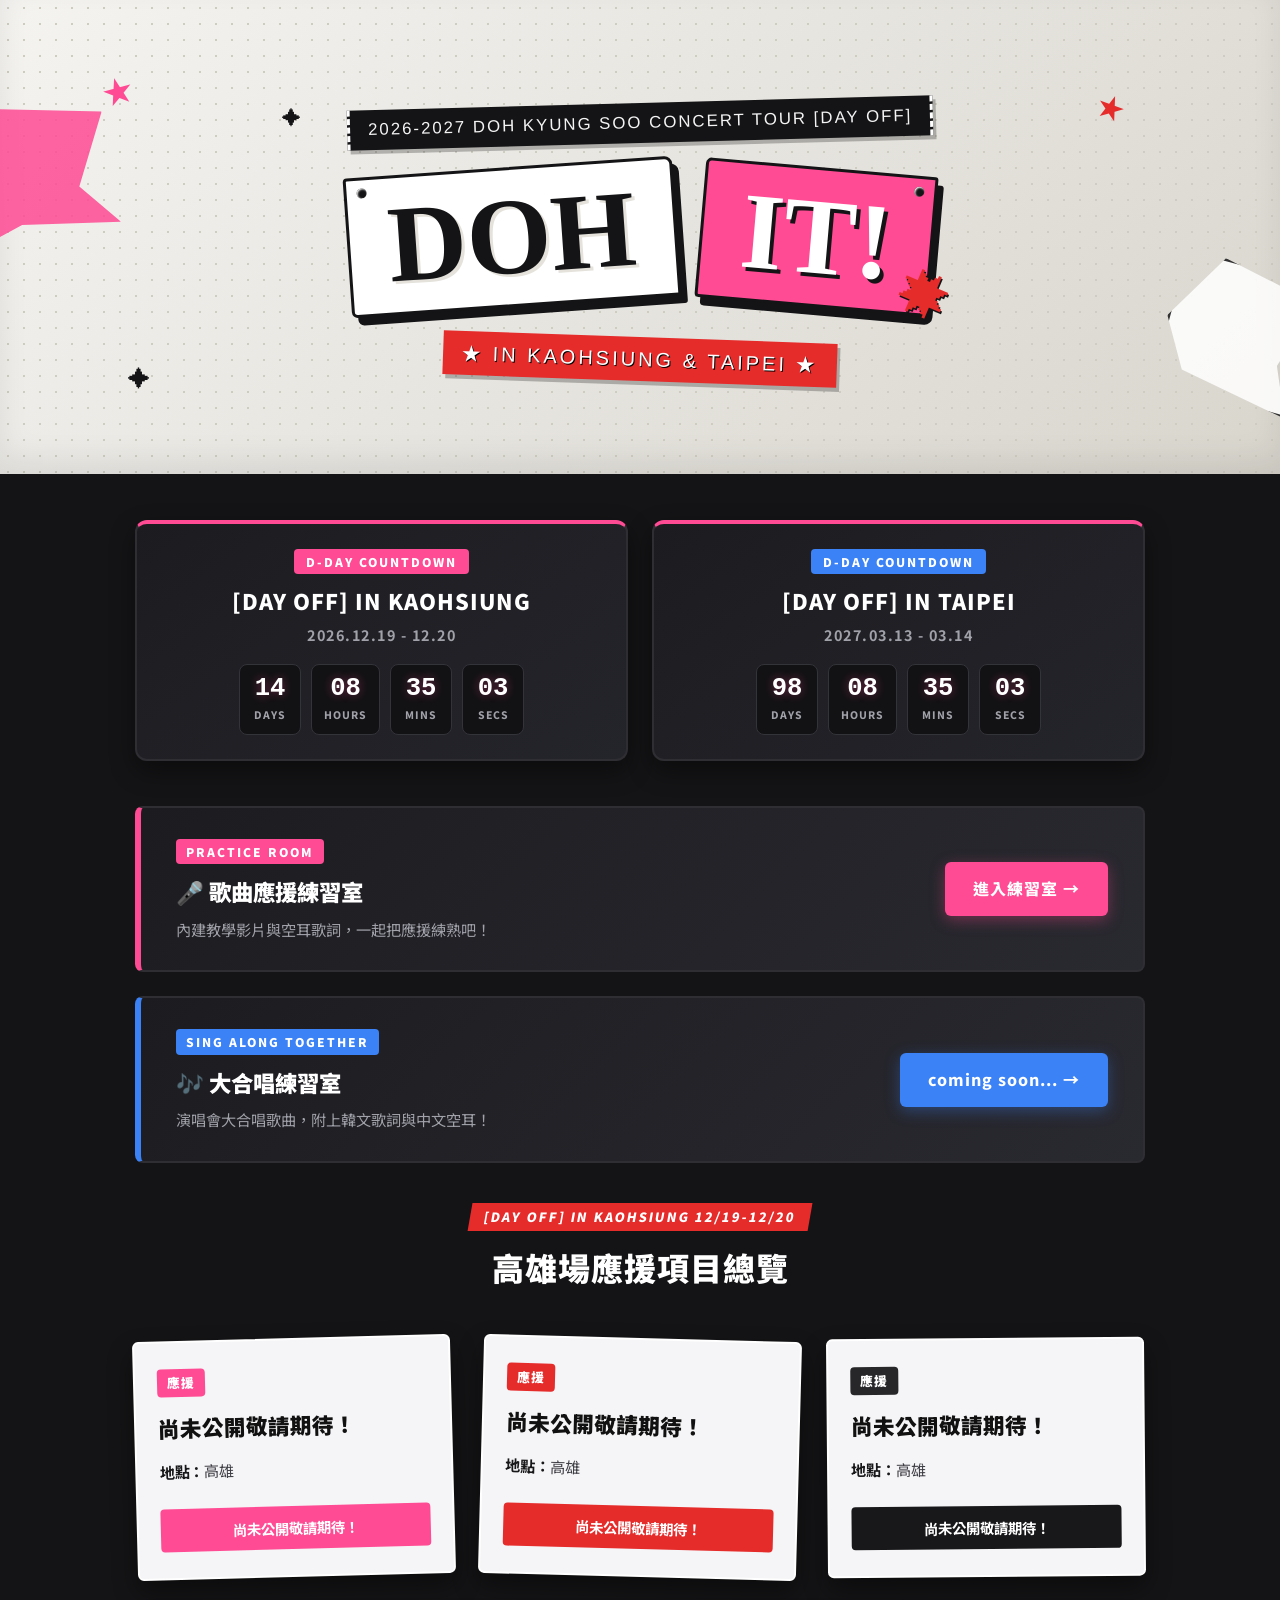
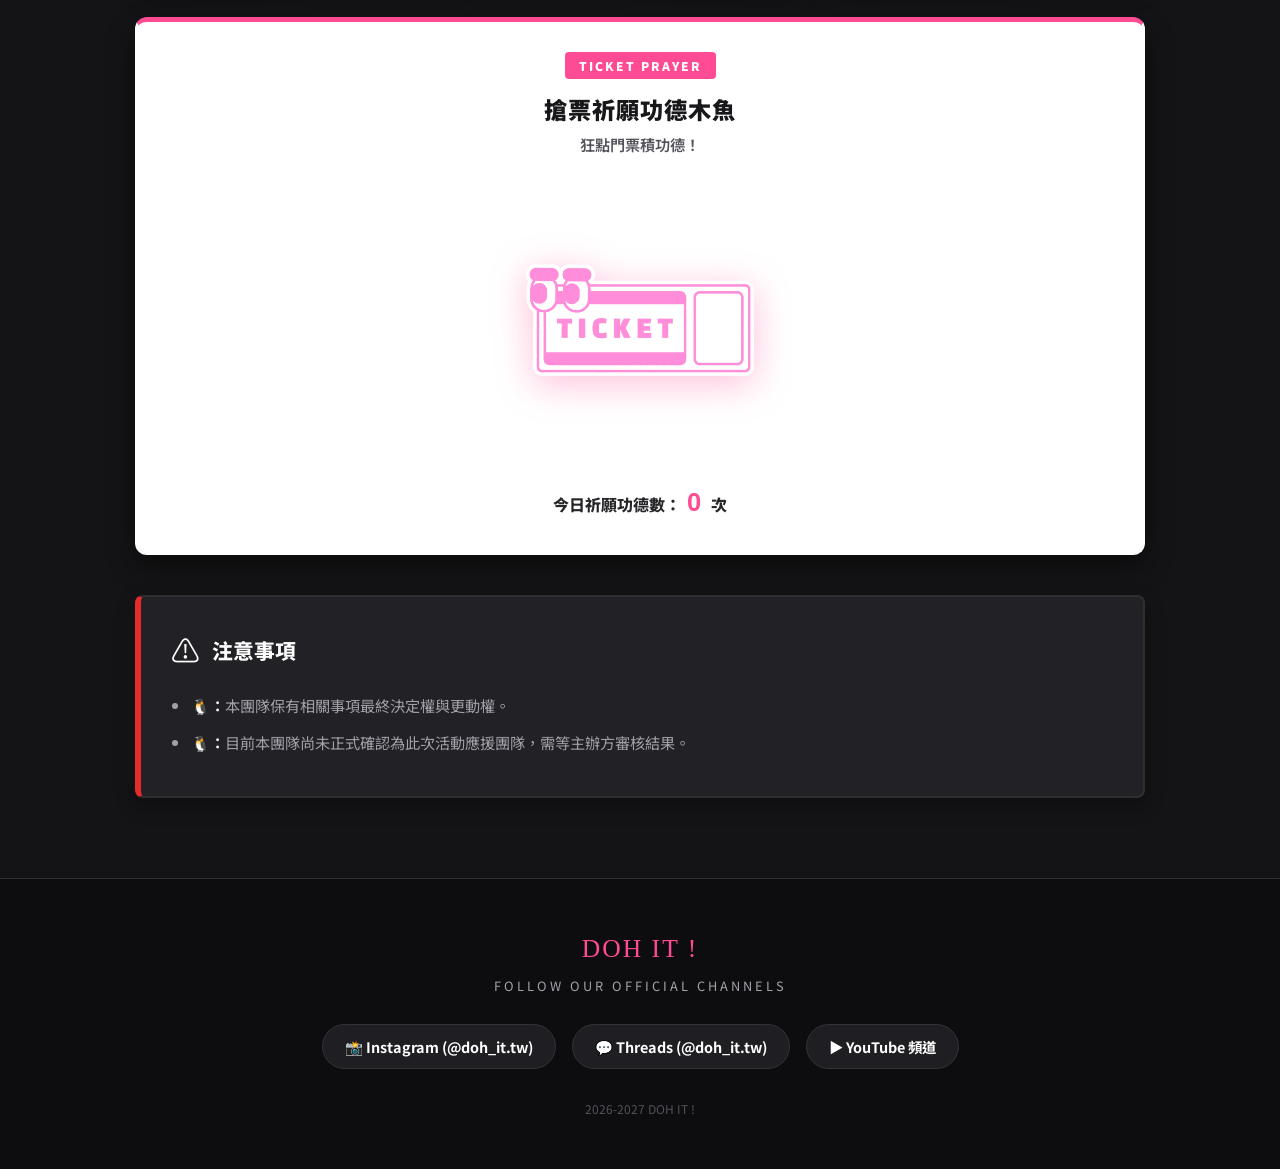
<file: index.html>
<!DOCTYPE html>
<html lang="zh-TW">
<head>
    <meta charset="UTF-8">
    <meta name="viewport" content="width=device-width, initial-scale=1.0, maximum-scale=5.0">
    <title>2026-2027 DOH KYUNG SOO CONCERT TOUR [DAY OFF] 應援總整理 | DOH IT !</title>
    
    <!-- 社群分享 -->
    <meta name="description" content="2026-2027 都敬秀巡迴演唱會 [DAY OFF] 高雄場與台北場應援項目總整理、歌曲應援練習室及祈願搶票木魚！">
    <meta property="og:title" content="2026-2027 DOH KYUNG SOO CONCERT TOUR [DAY OFF] 應援總整理">
    <meta property="og:description" content="DOH IT ! TAIWAN 應援總整理：巡演雙場次倒數、歌曲應援練習室、現場應援進度與規範。">
    <meta property="og:type" content="website">
    <meta property="og:image" content="DOH IT! DAY OFF-06.jpg">
    <meta name="theme-color" content="#141416">

    <!-- 字體 -->
    <link rel="preconnect" href="https://fonts.googleapis.com">
    <link rel="preconnect" href="https://fonts.gstatic.com" crossorigin>
    <link href="https://fonts.googleapis.com/css2?family=Permanent+Marker&family=Noto+Sans+TC:wght@400;700;900&display=swap" rel="stylesheet">
    <link rel="stylesheet" href="style.css">
</head>
<body>

    <!-- 主視覺橫幅：手作撕紙拼貼龐克風 (Zine Scrapbook Style) -->
    <header class="hero">
        <div class="deco-star deco-star-1">★</div>
        <div class="deco-star deco-star-2">✦</div>
        <div class="deco-star deco-star-3">★</div>
        <div class="deco-star deco-star-4">✦</div>
        <div class="deco-burst burst-left"></div>
        <div class="deco-burst burst-right"></div>

        <div class="hero-scrapbook-stage">
            <div class="tape-badge top-tape">
                <span class="tape-text">2026-2027 DOH KYUNG SOO CONCERT TOUR [DAY OFF]</span>
            </div>

            <div class="scrapbook-title">
                <div class="cutout-letter-box box-doh">
                    <span class="paper-pin pin-left"></span>
                    <span class="cutout-word">DOH</span>
                </div>
                <div class="cutout-letter-box box-it">
                    <span class="paper-pin pin-right"></span>
                    <span class="cutout-word">IT!</span>
                    <span class="hand-drawn-sparkle">✸</span>
                </div>
            </div>

            <div class="tape-badge bottom-tape">
                <span class="tape-text">★ IN KAOHSIUNG & TAIPEI ★</span>
            </div>
        </div>
    </header>
        
    <!-- 主內容區容器 -->
    <main class="container">

        <!-- 倒數計時器 -->
        <section class="countdown-section">
            <div class="countdown-card">
                <div class="countdown-badge">D-DAY COUNTDOWN</div>
                <h3 class="countdown-title">[DAY OFF] IN KAOHSIUNG</h3>
                <p class="countdown-date">2026.12.19 - 12.20</p>
                <div class="countdown-timer" id="timer-kaohsiung">
                    <div class="time-box"><span class="num" id="kh-days">00</span><span class="label">DAYS</span></div>
                    <div class="time-box"><span class="num" id="kh-hours">00</span><span class="label">HOURS</span></div>
                    <div class="time-box"><span class="num" id="kh-mins">00</span><span class="label">MINS</span></div>
                    <div class="time-box"><span class="num" id="kh-secs">00</span><span class="label">SECS</span></div>
                </div>
            </div>

            <div class="countdown-card">
                <div class="countdown-badge badge-blue">D-DAY COUNTDOWN</div>
                <h3 class="countdown-title">[DAY OFF] IN TAIPEI</h3>
                <p class="countdown-date">2027.03.13 - 03.14</p>
                <div class="countdown-timer" id="timer-taipei">
                    <div class="time-box"><span class="num" id="tp-days">00</span><span class="label">DAYS</span></div>
                    <div class="time-box"><span class="num" id="tp-hours">00</span><span class="label">HOURS</span></div>
                    <div class="time-box"><span class="num" id="tp-mins">00</span><span class="label">MINS</span></div>
                    <div class="time-box"><span class="num" id="tp-secs">00</span><span class="label">SECS</span></div>
                </div>
            </div>
        </section>

        <!-- 歌曲應援練習室 -->
        <section class="cheer-banner-card">
            <div class="cheer-banner-content">
                <div class="cheer-banner-badge">PRACTICE ROOM</div>
                <h3>🎤 歌曲應援練習室</h3>
                <p>內建教學影片與空耳歌詞，一起把應援練熟吧！</p>
            </div>
            <a href="cheer.html" class="cheer-banner-btn">進入練習室 →</a>
        </section>

        <!-- 全場大合唱教學 -->
        <section class="cheer-banner-card sing-banner-card">
            <div class="cheer-banner-content">
                <div class="cheer-banner-badge badge-blue">SING ALONG TOGETHER</div>
                <h3>🎶 大合唱練習室</h3>
                <p>演唱會大合唱歌曲，附上韓文歌詞與中文空耳！</p>
            </div>
            <a href="sing.html" class="cheer-banner-btn btn-blue">coming soon... →</a>
        </section>
        
        <!-- 高雄場應援區塊 -->
        <div class="section-title-box">
            <span class="badge-red">[DAY OFF] IN KAOHSIUNG 12/19-12/20</span>
            <h2>高雄場應援項目總覽</h2>
        </div>
        
        <!-- 應援卡片網格 -->
        <div class="card-grid">
            <div class="card card-rotate-left">
                <span class="card-tag tag-pink">應援</span>
                <h3>尚未公開敬請期待！</h3>
                <p><strong>地點：</strong>高雄</p>
                <a href="#notice" class="card-btn btn-pink">尚未公開敬請期待！</a>
            </div>

            <div class="card card-rotate-right">
                <span class="card-tag tag-red">應援</span>
                <h3>尚未公開敬請期待！</h3>
                <p><strong>地點：</strong>高雄</p>
                <a href="#notice" class="card-btn btn-red">尚未公開敬請期待！</a>
            </div>

            <div class="card card-rotate-center">
                <span class="card-tag tag-white">應援</span>
                <h3>尚未公開敬請期待！</h3>
                <p><strong>地點：</strong>高雄</p>
                <a href="#notice" class="card-btn btn-dark">尚未公開敬請期待！</a>
            </div>
        </div>

        <!-- 搶票祈願功德木魚 -->
        <section class="muyu-section">
            <div class="muyu-card">
                <div class="muyu-badge">TICKET PRAYER</div>
                <h3 class="muyu-title">搶票祈願功德木魚</h3>
                <p class="muyu-desc">狂點門票積功德！</p>
                
                <div class="muyu-wrapper" onclick="knockMuyu(event)">
                    <img src="ticket.webp" alt="搶票木魚票券" id="muyu-img" class="muyu-image" onerror="this.src='data:image/svg+xml;utf8,<svg xmlns=\'http://www.w3.org/2000/svg\' viewBox=\'0 0 100 100\'><text y=\'75\' font-size=\'80\'>🎟️</text></svg>'">
                </div>

                <div class="muyu-counter">
                    今日祈願功德數：<span id="muyu-count">0</span> 次
                </div>
            </div>
        </section>

        <!-- 注意事項規範 -->
        <section class="notice-card" id="notice">
            <div class="notice-header">
                <span class="notice-icon">⚠️</span>
                <h3>注意事項</h3>
            </div>
            <ul>
                <li><strong>🐧：</strong>本團隊保有相關事項最終決定權與更動權。</li>
                <li><strong>🐧：</strong>目前本團隊尚未正式確認為此次活動應援團隊，需等主辦方審核結果。</li>
            </ul>
        </section>

    </main>

    <!-- 頁尾社群連結 -->
    <footer>
        <p class="footer-title">DOH IT !</p>
        <p class="footer-sub">FOLLOW OUR OFFICIAL CHANNELS</p>
        
        <div class="social-links">
            <a href="https://www.instagram.com/doh_it.tw" target="_blank" rel="noopener noreferrer" class="social-btn btn-ig">
                📸 Instagram (@doh_it.tw)
            </a>
            <a href="https://www.threads.net/@doh_it.tw" target="_blank" rel="noopener noreferrer" class="social-btn btn-threads">
                💬 Threads (@doh_it.tw)
            </a>
            <a href="https://youtube.com/channel/UCoHX_jn0b-IU7cwLN__FYsg" target="_blank" rel="noopener noreferrer" class="social-btn btn-yt">
                ▶️ YouTube 頻道
            </a>
        </div>
        
        <p class="copyright">2026-2027 DOH IT !</p>
    </footer>

    <!-- 雙場次即時倒數 + 功德木魚點擊特效 -->
    <script>
        // 1. 巡演雙場次動態倒數計時器
        function updateCountdowns() {
            const now = new Date().getTime();

            const kaohsiungTarget = new Date('2026-12-19T18:00:00+08:00').getTime();
            const taipeiTarget = new Date('2027-03-13T18:00:00+08:00').getTime();

            function calculate(target, prefix) {
                const diff = target - now;

                if (diff <= 0) {
                    document.getElementById(prefix + '-days').textContent = '00';
                    document.getElementById(prefix + '-hours').textContent = '00';
                    document.getElementById(prefix + '-mins').textContent = '00';
                    document.getElementById(prefix + '-secs').textContent = '00';
                    return;
                }

                const days = Math.floor(diff / (1000 * 60 * 60 * 24));
                const hours = Math.floor((diff % (1000 * 60 * 60 * 24)) / (1000 * 60 * 60));
                const mins = Math.floor((diff % (1000 * 60 * 60)) / (1000 * 60));
                const secs = Math.floor((diff % (1000 * 60)) / 1000);

                document.getElementById(prefix + '-days').textContent = String(days).padStart(2, '0');
                document.getElementById(prefix + '-hours').textContent = String(hours).padStart(2, '0');
                document.getElementById(prefix + '-mins').textContent = String(mins).padStart(2, '0');
                document.getElementById(prefix + '-secs').textContent = String(secs).padStart(2, '0');
            }

            calculate(kaohsiungTarget, 'kh');
            calculate(taipeiTarget, 'tp');
        }

        setInterval(updateCountdowns, 1000);
        updateCountdowns();

        // 2. 搶票祈願木魚/票券點擊互動
        let muyuCount = parseInt(localStorage.getItem('dohit_muyu_count') || '0', 10);
        document.getElementById('muyu-count').textContent = muyuCount;

        const wishTexts = [
            '座位 +1',
            '前排 +1',
            '搶票必中',
            '手速 +1',
            '一發入魂',
        ];

        function knockMuyu(e) {
            muyuCount++;
            document.getElementById('muyu-count').textContent = muyuCount;
            localStorage.setItem('dohit_muyu_count', muyuCount);

            const img = document.getElementById('muyu-img');
            img.classList.remove('knocked');
            void img.offsetWidth;
            img.classList.add('knocked');

            const floatText = document.createElement('div');
            floatText.className = 'muyu-floating-text';
            const randomWish = wishTexts[Math.floor(Math.random() * wishTexts.length)];
            floatText.textContent = randomWish;

            const wrapper = e.currentTarget;
            const rect = wrapper.getBoundingClientRect();
            
            const x = (e.clientX ? e.clientX - rect.left : rect.width / 2) + (Math.random() * 40 - 20);
            const y = (e.clientY ? e.clientY - rect.top : 20) - 10;

            floatText.style.left = `${x}px`;
            floatText.style.top = `${y}px`;

            wrapper.appendChild(floatText);
            setTimeout(() => {
                floatText.remove();
            }, 850);
        }
    </script>
</body>
</html>
</file>
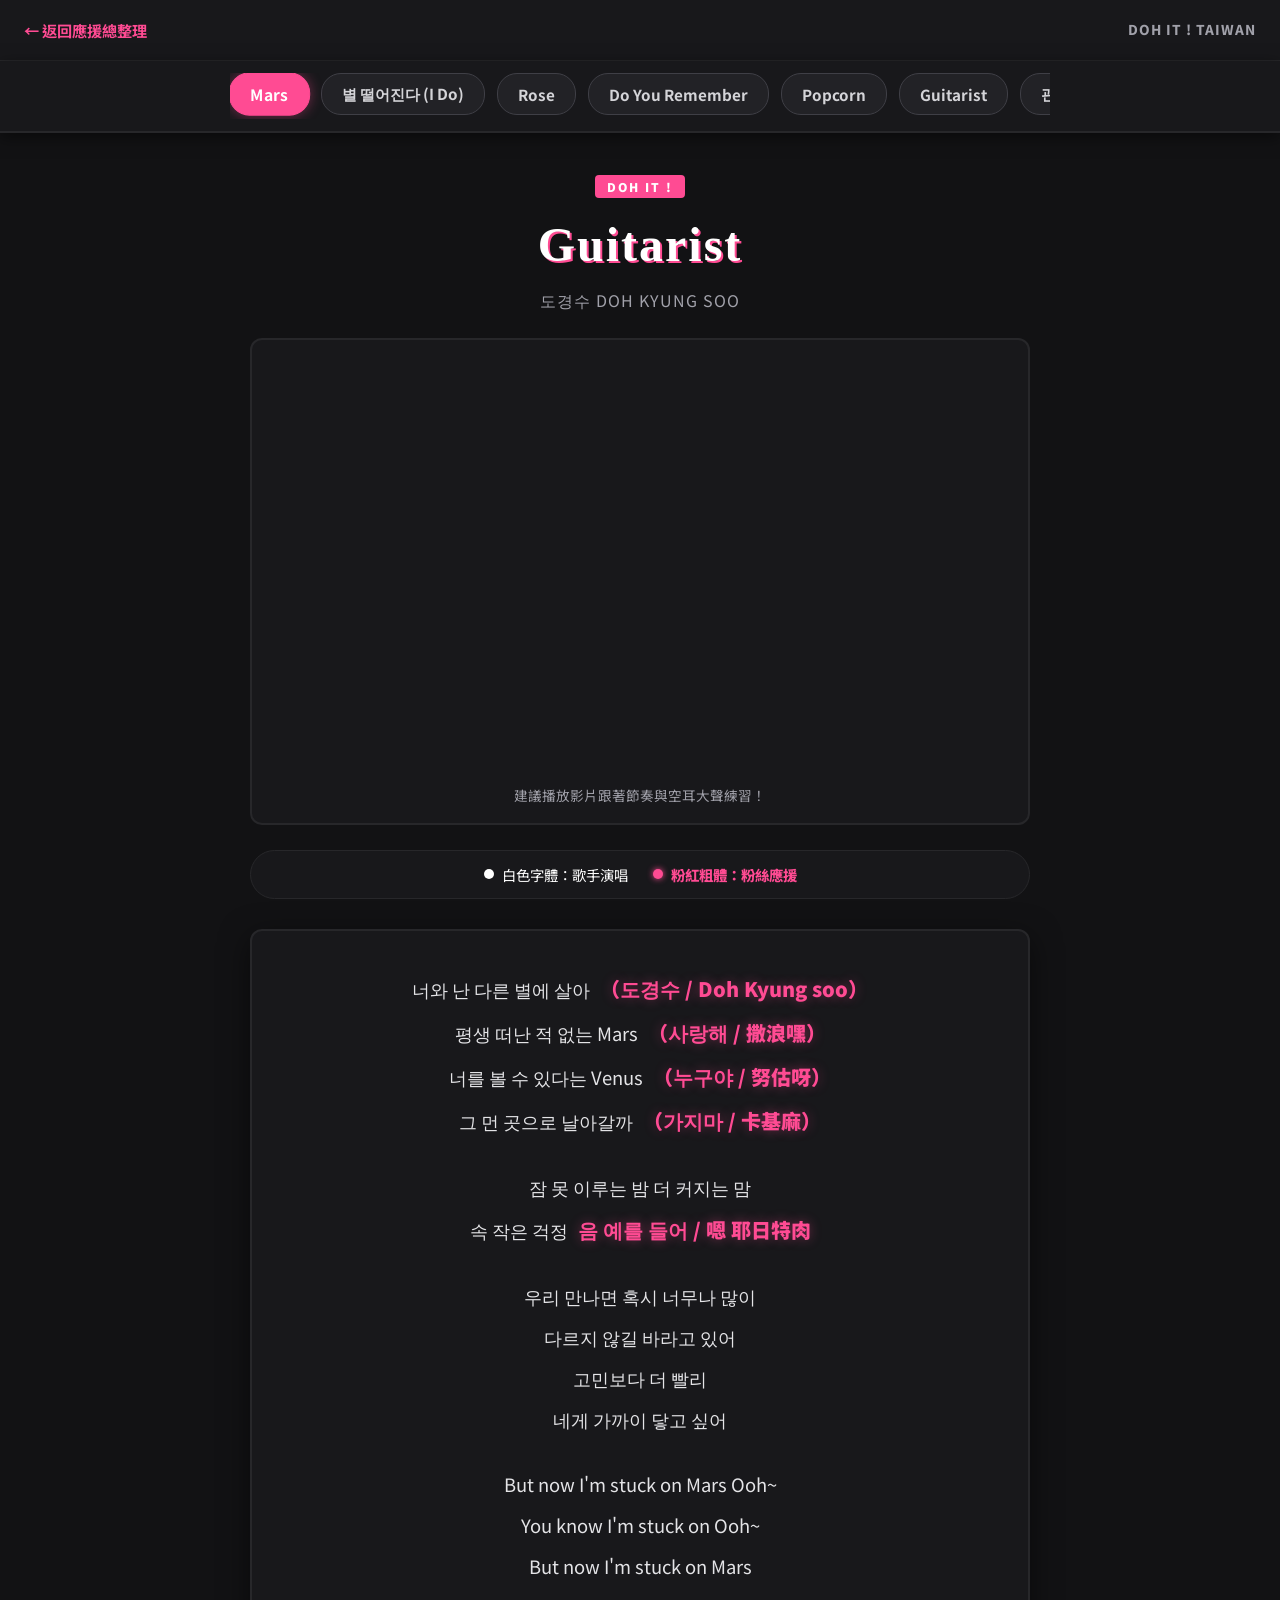
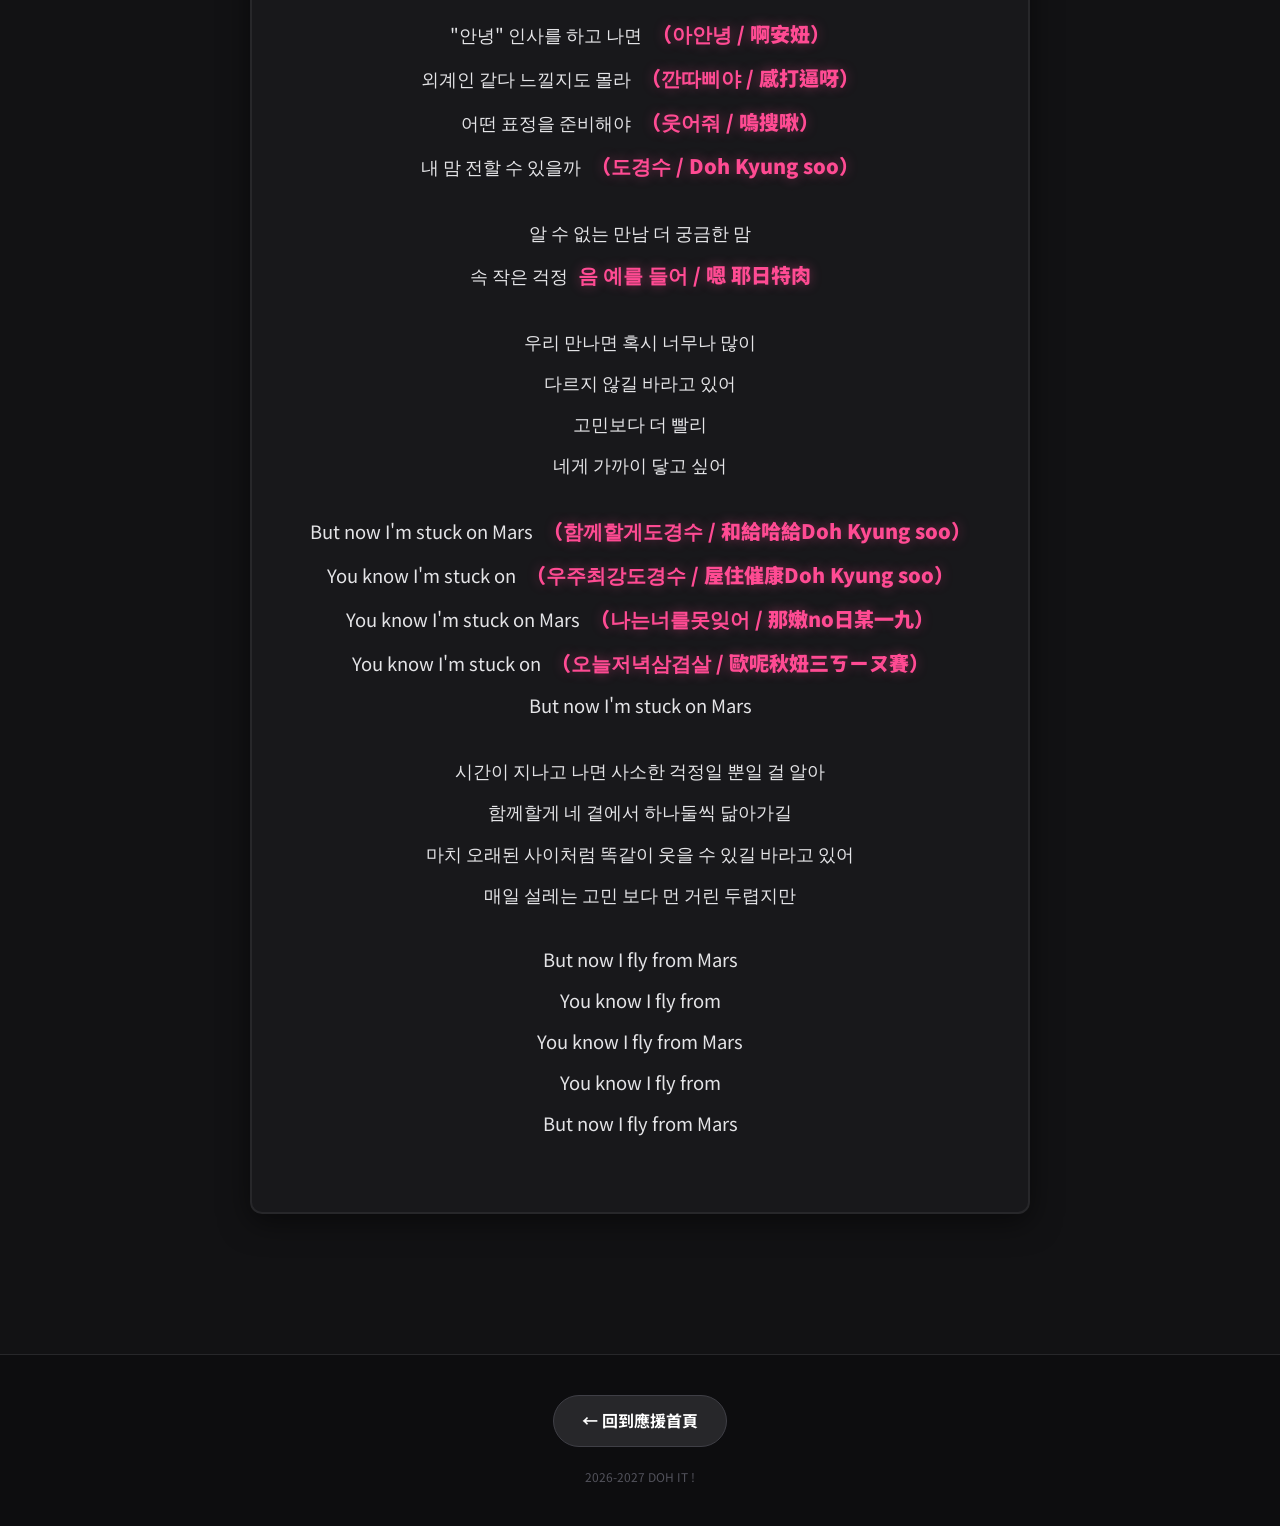
<file: cheer.html>
<!DOCTYPE html>
<html lang="zh-TW">
<head>
    <meta charset="UTF-8">
    <meta name="viewport" content="width=device-width, initial-scale=1.0">
    <title>歌曲應援練習室 | DOH IT !</title>
    <link rel="preconnect" href="https://fonts.googleapis.com">
    <link rel="preconnect" href="https://fonts.gstatic.com" crossorigin>
    <link href="https://fonts.googleapis.com/css2?family=Permanent+Marker&family=Noto+Sans+TC:wght@400;700;900&display=swap" rel="stylesheet">
    <link rel="stylesheet" href="style.css">
</head>
<body class="song-page-body">

    <nav class="song-nav">
        <a href="index.html" class="nav-back">← 返回應援總整理</a>
        <span class="nav-brand">DOH IT ! TAIWAN</span>
    </nav>

    <div class="song-selector-bar">
        <div class="selector-container">
            <button class="song-tab-btn active" onclick="selectSong('mars', this)">Mars</button>
            <button class="song-tab-btn" onclick="selectSong('ido', this)">별 떨어진다 (I Do)</button>
            <button class="song-tab-btn" onclick="selectSong('rose', this)">Rose</button>
            <button class="song-tab-btn" onclick="selectSong('doyouremember', this)">Do You Remember</button>
            <button class="song-tab-btn" onclick="selectSong('popcorn', this)">Popcorn</button>
            <button class="song-tab-btn" onclick="selectSong('guitarist', this)">Guitarist</button>
            <button class="song-tab-btn" onclick="selectSong('thatsokay', this)">괜찮아도 괜찮아 (That's okay)</button>
            
            <span class="song-tab-divider">| OTHER SONGS ✦ |</span>

            <button class="song-tab-btn" onclick="selectSong('singalong', this)">Sing Along</button>
            <button class="song-tab-btn" onclick="selectSong('fiveminutes', this)">5 Minutes</button>
        </div>
    </div>

    <header class="song-header">
        <span class="song-badge">DOH IT !</span>
        <h1 class="song-title" id="current-title">Guitarist</h1>
        <p class="song-artist" id="current-artist">도경수 DOH KYUNG SOO</p>
    </header>

    <main class="song-container">

        <div class="video-card">
            <div class="video-wrapper">
                <iframe id="current-video"
                        src="https://www.youtube-nocookie.com/embed/5cS21AxPLYE" 
                        title="應援教學影片" 
                        frameborder="0" 
                        allow="accelerometer; autoplay; clipboard-write; encrypted-media; gyroscope; picture-in-picture; web-share" 
                        referrerpolicy="strict-origin-when-cross-origin" 
                        allowfullscreen>
                </iframe>
            </div>
            <p class="video-tip">建議播放影片跟著節奏與空耳大聲練習！</p>
        </div>

        <div class="cheer-legend-bar">
            <div class="legend-item">
                <span class="dot dot-white"></span>
                <span>白色字體：歌手演唱</span>
            </div>
            <div class="legend-item">
                <span class="dot dot-pink"></span>
                <span class="highlight-pink">粉紅粗體：粉絲應援</span>
            </div>
        </div>

        <section class="lyrics-sheet" id="current-lyrics">
        </section>

    </main>

    <footer class="song-footer">
        <a href="index.html" class="footer-back-btn">← 回到應援首頁</a>
        <p class="copyright">2026-2027 DOH IT !</p>
    </footer>

    <script>
        const songs = {
            guitarist: {
                title: "Guitarist",
                artist: "도경수 DOH KYUNG SOO",
                video: "https://www.youtube-nocookie.com/embed/sg6kZzKKW44",
                lyrics: `
                    <div class="verse">
                        <p>Melody on your lips <span class="chant"> (lips!) </span></p>
                        <p>떨리는 숨이 흘러 들어오면 Feels like a dream</p>
                        <p>손끝이 닿을 듯이 We make another riff</p>
                        <p>천천히 sweep <span class="chant"> Guitarist </span></p>
                    </div>

                    <div class="verse">
                        <p>Da-ra-da da-da ra-da-ra,</p>
                        <p>da-ra-da da-da ra-da-ra</p>
                        <p>Da-ra-da da-da ra-da,</p>
                        <p>da-da-ra da <span class="chant">（도경수！ / Doh Kyung soo！）</span></p>
                    </div>

                    <div class="verse">
                        <p>Melody on your lips</p>
                        <p>귓가에 조금씩  <span class="chant"> (yeah~!) </span></p>
                           <p>들려오는 순간 이 공기는 bittersweet</p>
                        <p>난 노코멘트 널 끌어안을래 손에 감긴 채로</p>
                        <p>We gon' pick the note</p>
                    </div>

                    <div class="verse">
                        <p><span class="chant"> Ring around, ring around </span></p>
                        <p>I'll play all these lines</p>
                        <p>(I don't know what to say)</p>
                        <p>흘려보내도 돼 That's the way</p>
                        <p>아무렇게나 튕겨도 <span class="chant"> Fit한 어울림/Fit漢 歐五拎</span></p>
                    </div>

                    <div class="verse">
                        <p>Melody on your lips <span class="chant"> (lips!) </span></p>
                        <p>떨리는 숨이 흘러 들어오면 Feels like a dream</p>
                        <p>손끝이 닿을 듯이 We make another riff</p>
                        <p>천천히 sweep <span class="chant"> Guitarist </span></p>
                    </div>

                    <div class="verse">
                     <p>Da-ra-da da-da ra-da-ra,</p>
                        <p>da-ra-da da-da ra-da-ra</p>
                        <p>Da-ra-da da-da ra-da,</p>
                        <p>da-da-ra da <span class="chant">（도경수！ / Doh Kyung soo！）</span></p>
                    </div>
                    
                      <div class="verse">
                        <p>둘만의 love song, I know</p>
                        <p>우리 둘만의 secret song, I know</p>
                    </div>

                    <div class="verse">
                        <p><span class="chant"> (Hoo!) </span> No howling </p>
                        <p><span class="chant"> (Hoo!) </span> 가끔씩</p>
                        <p><span class="chant"> (Hoo!) </span>서로를 bending</p>
                         <p>But <span class="chant"> harmonic</span></p>
                        <p>소리 나  <span class="chant"> Wah Wah </span></p>
                        <p>볼 때마<span class="chant">다/大 </span>  내게 딱 맞는 <span class="chant">코드/摳的</span></p>
                        <p>Nothing matters as I'm with you</p>
                    </div>

                    <div class="verse">
                        <p>Melody on your lips <span class="chant"> (lips!) </span></p>
                        <p>떨리는 숨이 흘러 들어오면 Feels like a dream</p>
                        <p>손끝이 닿을 듯이 We make another riff</p>
                        <p>천천히 sweep <span class="chant"> Guitarist </span></p>
                    </div>

                    <div class="verse">
                      <p>Da-ra-da da-da ra-da-ra,</p>
                        <p>da-ra-da da-da ra-da-ra</p>
                        <p>Da-ra-da da-da ra-da,</p>
                        <p>da-da-ra da <span class="chant">（도경수！ / Doh Kyung soo！）</span></p>
                    </div>

                    <div class="verse">
                        <p>둘만의 love song, I know</p>
                        <p>우리 둘만의 secret song, I know</p>
                    </div>

                    <div class="verse">
                        <p><span class="chant"> I'll pick you up when you're lonely </span></p>
                        <p>말 한 줄까지 we tune all day </p>
                        <p><span class="chant">I'll pick you up when you call me </span></p>
                        <p>맞춘 것같이 we </p>
                        <p>Da-ra-da-da-da-ra-da <span class="chant">（！尖叫！）</span></p>
                    </div>
                `
            },
            mars: {
                title: "Mars",
                artist: "도경수 DOH KYUNG SOO",
                video: "https://www.youtube-nocookie.com/embed/Vr4ZzauoTbM",
                lyrics: `
                    <div class="verse">
                        <p>너와 난 다른 별에 살아 <span class="chant">（도경수 / Doh Kyung soo）</span></p>
                        <p>평생 떠난 적 없는 Mars <span class="chant">（사랑해 / 撒浪嘿）</span></p>
                        <p>너를 볼 수 있다는 Venus <span class="chant">（누구야 / 努估呀）</span></p>
                        <p>그 먼 곳으로 날아갈까 <span class="chant">（가지마 / 卡基麻）</span></p>
                    </div>

                    <div class="verse">
                        <p>잠 못 이루는 밤 더 커지는 맘</p>
                        <p>속 작은 걱정 <span class="chant">음 예를 들어 / 嗯 耶日特肉</span></p>
                    </div>

                    <div class="verse">
                        <p>우리 만나면 혹시 너무나 많이</p>
                        <p>다르지 않길 바라고 있어</p>
                        <p>고민보다 더 빨리</p>
                        <p>네게 가까이 닿고 싶어</p>
                    </div>

                    <div class="verse">
                        <p>But now I'm stuck on Mars Ooh~</p>
                        <p>You know I'm stuck on Ooh~</p>
                        <p>But now I'm stuck on Mars</p>
                    </div>

                    <div class="verse">
                        <p>"안녕" 인사를 하고 나면 <span class="chant">（아안녕 / 啊安妞）</span></p>
                        <p>외계인 같다 느낄지도 몰라 <span class="chant">（깐따삐야 / 感打逼呀）</span></p>
                        <p>어떤 표정을 준비해야 <span class="chant">（웃어줘 / 嗚搜啾）</span></p>
                        <p>내 맘 전할 수 있을까 <span class="chant">（도경수 / Doh Kyung soo）</span></p>
                    </div>

                    <div class="verse">
                        <p>알 수 없는 만남 더 궁금한 맘</p>
                        <p>속 작은 걱정 <span class="chant">음 예를 들어 / 嗯 耶日特肉</span></p>
                    </div>

                    <div class="verse">
                        <p>우리 만나면 혹시 너무나 많이</p>
                        <p>다르지 않길 바라고 있어</p>
                        <p>고민보다 더 빨리</p>
                        <p>네게 가까이 닿고 싶어</p>
                    </div>

                    <div class="verse">
                        <p>But now I'm stuck on Mars <span class="chant">（함께할게도경수 / 和給哈給Doh Kyung soo）</span></p>
                        <p>You know I'm stuck on <span class="chant">（우주최강도경수 / 屋住催康Doh Kyung soo）</span></p>
                        <p>You know I'm stuck on Mars <span class="chant">（나는너를못잊어 / 那嫩no日某一九）</span></p>
                        <p>You know I'm stuck on <span class="chant">（오늘저녁삼겹살 / 歐呢秋妞三ㄎㄧㄡ賽）</span></p>
                        <p>But now I'm stuck on Mars</p>
                    </div>

                    <div class="verse">
                        <p>시간이 지나고 나면 사소한 걱정일 뿐일 걸 알아</p>
                        <p>함께할게 네 곁에서 하나둘씩 닮아가길</p>
                        <p>마치 오래된 사이처럼 똑같이 웃을 수 있길 바라고 있어</p>
                        <p>매일 설레는 고민 보다 먼 거린 두렵지만</p>
                    </div>

                    <div class="verse">
                        <p>But now I fly from Mars</p>
                        <p>You know I fly from</p>
                        <p>You know I fly from Mars</p>
                        <p>You know I fly from</p>
                        <p>But now I fly from Mars</p>
                    </div>
                `
            },
            popcorn: {
                title: "Popcorn",
                artist: "도경수 DOH KYUNG SOO",
                video: "https://www.youtube-nocookie.com/embed/i3vx9PAptpk",
                lyrics: `
                    <div class="verse">
                        <p>처음 만난 그날의 장면 <span class="chant">（장면 / 強ㄇㄧㄡˋ）</span></p>
                        <p>참 나답지 않던 그 떨림 <span class="chant">（떨림 / 抖林）</span></p>
                        <p>무표정히 서 있던 날 잊은 듯</p>
                        <p>맘 설레게 했던 <span class="chant">예쁜 웃음 / 耶笨 烏森</span></p>
                        <p>봄날처럼 포근한 눈빛 <span class="chant">（눈빛 / 努皮）</span></p>
                        <p>언 내 맘을 녹였던가 봐</p>
                        <p>두 눈에 씌워진 콩깍지처럼 <span class="chant">（콩깍지 / 空嘎擠）</span></p>
                        <p>너의 모든 순간이 예뻐 보여</p>
                    </div>

                    <div class="verse">
                        <p>그대가 내게 준 <span class="chant">설렘이죠 / 搜累米救</span></p>
                    </div>

                    <div class="verse">
                        <p>첨 그날처럼 <span class="chant">（팝 / POP）</span></p>
                        <p>그댈 보면 행복해져 <span class="chant">（콘 / CORN）</span></p>
                        <p>떨림을 잊었던 맘도 <span class="chant">（팝콘 / POPCORN）</span></p>
                        <p>터질 듯 설레 마치 Popcorn <span class="chant">（HO!）</span></p>
                    </div>

                    <div class="verse">
                        <p>달콤해진 맘이 매일 <span class="chant">（팝 / POP）</span></p>
                        <p>Popcorn처럼 튀는 느낌 <span class="chant">（콘 / CORN）</span></p>
                        <p>달디단 당신의 말도 <span class="chant">（팝콘 / POPCORN）</span></p>
                        <p>터질 듯 설레 마치 Popcorn</p>
                    </div>

                    <div class="verse">
                        <p>매일의 새로운 면도 <span class="chant">（도경수 / Doh Kyung soo）</span></p>
                        <p>어느새 익숙한 면도 <span class="chant">（사랑해 / 莎浪嘿）</span></p>
                        <p>사랑스럽게만 보이는 맘 당신과도 나누고 싶은 이 맘</p>
                    </div>

                    <div class="verse">
                        <p>"펑" 하고 터질 것 <span class="chant">같은 기분 / 咖疼 ㄎㄧ奔</span></p>
                    </div>

                    <div class="verse">
                        <p>첨 그날처럼 <span class="chant">（팝 / POP）</span></p>
                        <p>그댈 보면 행복해져 <span class="chant">（콘 / CORN）</span></p>
                        <p>떨림을 잊었던 맘도 <span class="chant">（팝콘 / POPCORN）</span></p>
                        <p>터질 듯 설레 마치 Popcorn <span class="chant">（HO!）</span></p>
                    </div>

                    <div class="verse">
                        <p>달콤해진 맘이 매일 <span class="chant">（팝 / POP）</span></p>
                        <p>Popcorn처럼 튀는 느낌 <span class="chant">（콘 / CORN）</span></p>
                        <p>달디단 당신의 말도 <span class="chant">（팝콘 / POPCORN）</span></p>
                        <p>터질 듯 설레 마치 Popcorn</p>
                    </div>

                    <div class="verse">
                        <p><span class="chant">（첨 그날처럼 그댈 보면 행복해져 / 秋 跟那秋龍 ㄎday 波謬 恨不K啾）</span></p>
                        <p><span class="chant">（떨림을 잊었던 맘도 / 豆哩mer 以就瞪 蠻豆）</span></p>
                        <p><span class="chant"> （터질 듯 설레 마치 Popcorn / 透幾的 搜勒 麻起Popcorn）</span></p>
                    </div>

                    <div class="verse">
                         <p>믿을 수 없어 매일같이 행복해져</p>
                        <p>둘만의 모든 순간도 터질 듯 설레 마치 Popcorn</p>
                        <p>사랑이란 봄꽃잎이 <span class="chant">（팝 / POP）</span></p>
                        <p>걸음마다 휘날리지 <span class="chant">（콘 / CORN）</span></p>
                        <p>함께할 모든 순간도 <span class="chant">（팝콘 / POPCORN）</span></p>
                        <p>터질 듯 설레 마치 Popcorn</p>
                    </div>
                `
            },
            ido: {
                title: "별 떨어진다 (I Do)",
                artist: "도경수 DOH KYUNG SOO",
                video: "https://www.youtube-nocookie.com/embed/Zihzn02ySCM",
                lyrics: `
                    <div class="verse">
                        <p>I do I do</p>
                    </div>

                    <div class="verse">
                        <p>밝은 빛은 별 뿐인 고요한 오늘 밤 <span class="chant">（오늘밤 / 歐呢幫）</span></p>
                        <p>잔잔한 풀벌레 소린 멋진 노랫말 <span class="chant">（노랫말 / NO累馬）</span></p>
                        <p>내 어깨 위로 살짝 기대진 너의 온긴</p>
                        <p>맘을 괜히 들뜨게 해 설렘 끝에 번지는 기대감</p>
                    </div>

                    <div class="verse">
                        <p>소원 빌래? 별 떨어진다 <span class="chant">（도경수 / Doh Kyung soo）</span></p>
                        <p>잠깐이라 또 놓쳤지만 <span class="chant">（사랑해 / 撒郎嘿）</span></p>
                    </div>

                    <div class="verse">
                        <p>금방 더 떨어지겠지</p>
                        <p>밤이 끝날 때까지</p>
                        <p>원하는 게 딱 하난데 난</p>
                        <p>내 소원 듣게 되면 <span class="chant">I do I do</span></p>
                        <p>웃으며 대답해 줘 <span class="chant">I do I do</span></p>
                        <p><span class="chant">（도경수 / Doh Kyung soo）</span></p>
                    </div>

                    <div class="verse">
                        <p>둘이 아닌 우린 어떤 모습일까 <span class="chant">（HO!）</span></p>
                        <p>꼭 하나인 것 같이 서로를 잘 알아 <span class="chant">（알아 / 阿啦）</span></p>
                        <p>수없이 많은 기억들이 똑같을 너와 나</p>
                        <p>상상만 했는데 다 이뤄진 것 같아</p>
                    </div>

                    <div class="verse">
                        <p>넌 아무거나 마구 빌어도 돼</p>
                        <p>내가 전부 듣고 이뤄줄게 <span class="chant">/ 內咖 窮布 特勾 一諾舉給</span></p>
                        <p>저 별을 갖고 싶다 말하면 따다 줄게</p>
                        <p>맘으로만 혼자 빌어도 돼</p>
                        <p>말해줄 때까지 기다릴게 <span class="chant">/ 馬累舉day嘎擠 ㄎㄧ打理給</span></p>
                        <p>네 마음이 눈에 보였음 해</p>
                        <p>하늘에 저 별들처럼</p>
                    </div>

                    <div class="verse">
                        <p>소원 빌래? 별 떨어진다 <span class="chant">（도경수 / Doh Kyung soo）</span></p>
                        <p>잠깐이라 또 놓쳤지만 <span class="chant">（사랑해 / 撒郎嘿）</span></p>
                    </div>

                    <div class="verse">
                        <p>금방 더 떨어지겠지</p>
                        <p>밤이 끝날 때까지</p>
                        <p>원하는 게 딱 하난데 난</p>
                        <p>내 소원 듣게 되면 <span class="chant">I do I do</span></p>
                        <p>웃으며 대답해 줘 <span class="chant">I do I do</span></p>
                    </div>

                    <div class="verse">
                        <p>너만 좋다면 <span class="chant"> 좋아 / 丘阿 </span> 그게 뭐라도</p>
                        <p>네가 간다면 <span class="chant"> 따라가 / 達拉嘎 </span> 어딜 간대도</p>
                        <p>오랜 시간 흘러가도</p>
                        <p>함께 있으면 좋겠어</p>
                        <p>너는 나 난 네 옆에서</p>
                    </div>

                    <div class="verse">
                        <p>소원 빌래? 별 떨어진다</p>
                        <p>잠깐이라 Pale 또 놓쳤지만</p>
                        <p>이젠 뭐 상관없겠지</p>
                        <p>이미 눈치챘으니</p>
                        <p>원하는 건 너 하나뿐야</p>
                         <p>영원히 함께해 줘 <span class="chant">I do I do</span></p>
                        <p>웃으며 대답해 줘 <span class="chant">I do I do</span></p>
                        <p>I do I do</p>
                    </div>
                `
            },
            thatsokay: {
                title: "괜찮아도 괜찮아 (That's okay)",
                artist: "도경수 DOH KYUNG SOO",
                video: "https://www.youtube-nocookie.com/embed/W3qnKPQAWLk",
                lyrics: `
                    <div class="verse">
                        <p>숱하게 스쳐간</p>
                        <p>감정들에 무뎌지는 감각</p>
                        <p>언제부턴가 익숙해져 버린</p>
                        <p>마음을 숨기는 법들</p>
                    </div>

                    <div class="verse">
                        <p>난 어디쯤에 와 있나</p>
                        <p>앞만 보고 달려오기만 했던</p>
                        <p>돌아보는 것도 왠지 겁이 나</p>
                        <p>미뤄둔 얘기들</p>
                    </div>

                    <div class="verse">
                        <p>시간이 가듯 내 안엔 행복했었던 때론</p>
                        <p>가슴이 저릴 만큼 눈물겨운 날도</p>
                        <p>매일 같이 뜨고 지는 태양과</p>
                        <p>저 달처럼 자연스레 보내</p>
                    </div>

                    <div class="verse">
                        <p>때론 울고 <span class="chant">（A-yo）</span> 때론 웃고 <span class="chant">（A-yo）</span></p>
                        <p>기대하고 <span class="chant">（A-yo）</span> 아파하지 <span class="chant">（A-yo）</span></p>
                        <p>다시 설레고 <span class="chant">（A-yo）</span> 무뎌지고 <span class="chant">（A-yo）</span></p>
                        <p>마음이 가는 대로 있는 그대로</p>
                    </div>

                    <div class="verse">
                        <p>수많은 별이 그랬듯이</p>
                        <p>언제나 같은 자리</p>
                        <p>제 몫의 빛으로 환하게 비출 테니</p>
                        <p>숨기지 말고 너를 보여 줄래 편히</p>
                         <p>네 모습 그대로 그래 <span class="chant"> 괜찮아 괜찮아 / 肯洽拿 肯洽拿 </span> 도</p>
                    </div>

                    <div class="verse">
                        <p>오늘 난 처음으로</p>
                        <p>솔직한 내 마음을 마주해</p>
                        <p>거울 앞에 서는 것도 머뭇대</p>
                        <p>이 표정은 또 왜 이리도 어색해</p>
                    </div>

                    <div class="verse">
                        <p>아름다운 건 늘 소중하고</p>
                        <p>잠시 머물다 아득히 멀어져도</p>
                        <p>늘 마주 보듯 평범한</p>
                        <p>일상을 채울 마음의 눈</p>
                    </div>

                    <div class="verse">
                        <p>그 안에 감춰둔 외로움도</p>
                        <p>잠시 머물 수 있게 해 그저 바라봐</p>
                        <p>부드러운 바람이 불면</p>
                        <p>마음을 열어 지나갈 하루야</p>
                    </div>

                    <div class="verse">
                        <p>때론 울고 <span class="chant">（A-yo）</span> 때론 웃고 <span class="chant">（A-yo）</span></p>
                        <p>기대하고 <span class="chant">（A-yo）</span> 아파하지 <span class="chant">（A-yo）</span></p>
                        <p>다시 설레고 <span class="chant">（A-yo）</span> 무뎌지고 <span class="chant">（A-yo）</span></p>
                        <p>마음이 가는 대로 있는 그대로</p>
                    </div>

                    <div class="verse">
                        <p>수많은 별이 그랬듯이</p>
                        <p>언제나 같은 자리</p>
                        <p>제 몫의 빛으로 환하게 비출 테니</p>
                        <p>숨기지 말고 너를 보여 줄래 편히</p>
                           <p>네 모습 그대로 그래 <span class="chant"> 괜찮아 괜찮아 / 肯洽拿 肯洽拿 </span> 도</p>
                    </div>

                    <div class="verse">
                        <p>두 손에 가득 채워질 추억들은</p>
                        <p>소중한 우리 이야기</p>
                        <p>진심이 담긴 마음이 시간이 지나 다시 기억할 수 있다면</p>
                        <p>말할 수 있을 까</p>
                        <p>너도 행복했다고</p>
                    </div>

                    <div class="verse">
                        <p>너와 울고 <span class="chant">（A-yo）</span> 같이 웃고 <span class="chant">（A-yo）</span></p>
                        <p>기대하고 <span class="chant">（A-yo）</span> 아파했지 <span class="chant">（A-yo）</span></p>
                        <p>모든 걸 쏟고 <span class="chant">（A-yo）</span> 사랑하고 <span class="chant">（A-yo）</span></p>
                        <p>마음이 가는 대로 있는 그대로</p>
                    </div>

                    <div class="verse">
                        <p>말하지 못할 고민거리</p>
                        <p>깊게 상처 난 자리</p>
                        <p>늘 같은 속도로 흘러가는 시간이</p>
                        <p>언제나 그랬듯이 씻어내 줄 테니</p>
                        <p>흐르듯 살아도 그냥 괜찮아 괜찮아도</p>
                    </div>
                `
            },
            rose: {
                title: "Rose",
                artist: "도경수 DOH KYUNG SOO",
                video: "https://www.youtube-nocookie.com/embed/BKM7qR1EolI",
                lyrics: `
                    <div class="verse">
                        <p><span class="chant">（도.경.수 사.랑.해 / Doh.Kyung.soo 撒.郎.嘿）</span></p>
                        <p>먼지 없는 파란 하늘 위로 <span class="chant">（ah yeah yeah yeah）</span></p>
                        <p>바람 따라가는 구름처럼 <span class="chant">（ah yeah yeah yeah）</span></p>
                        <p>멀리 가지 말아요 <span class="chant">（도경수 / Doh Kyung soo）</span></p>
                    </div>

                    <div class="verse">
                        <p>그대로 머물러줘</p>
                        <p>My baby 내 맘에 매일 <span class="chant">（ah yeah yeah yeah）</span></p>
                    </div>

                    <div class="verse">
                        <p>봄날 같은 그댄 예뻐요 <span class="chant">좋아요 / 秋阿優</span></p>
                        <p>어떡하면 내게 올까요 <span class="chant">이러는 / 一肉嫩</span></p>
                        <p>내 모습이 쑥스럽고</p>
                        <p>간지러워도 어쩔 수 없죠</p>
                        <p>그댈 사랑해요 baby</p>
                    </div>

                    <div class="verse">
                        <p>눈뜨면 생각나는 사람이 <span class="chant">（ah yeah yeah yeah）</span></p>
                        <p>그대란 걸 그대는 알까요 <span class="chant">（ah yeah yeah yeah）</span></p>
                        <p>모른 체하지 마요 <span class="chant">（도경수 / Doh Kyung soo）</span></p>
                        <p>다 알고 있잖아요</p>
                        <p>Oh maybe baby <span class="chant">（ah yeah yeah yeah）</span></p>
                    </div>

                    <div class="verse">
                        <p>매일 봐도 그댄 예뻐요 <span class="chant">좋아요 / 秋阿優</span></p>
                        <p>어떡하면 내게 올까요 <span class="chant">이러는 / 一肉嫩</span></p>
                        <p>내 모습이 쑥스럽고</p>
                        <p>간지러워도 어쩔 수 없죠</p>
                        <p>내 사랑이 돼요 baby</p>
                    </div>

                    <div class="verse">
                        <p>동네 꽃집을 찾아</p>
                        <p>그대에게 주고 싶은 꽃</p>
                        <p>아무리 고민해도</p>
                        <p>아는 꽃이 장미밖에 없어</p>
                        <p>용기 내 한가득 품에 담아</p>
                        <p>그대에게 가고 있어요 <span class="chant">（ah yeah yeah yeah）</span></p>
                    </div>

                    <div class="verse">
                        <p>장미 보다 그댄 예뻐요 <span class="chant">사실은 / 撒吸冷</span></p>
                        <p>말로 표현을 잘 못해요 <span class="chant">이러는 / 一肉嫩</span></p>
                        <p>내 모습이 쑥스럽고</p>
                        <p>간지러워도 어쩔 수 없죠</p>
                        <p>오늘부터 우린 lover</p>
                    </div>
                `
            },
            singalong: {
                title: "Sing Along",
                artist: "도경수 DOH KYUNG SOO",
                video: "https://www.youtube-nocookie.com/embed/k1x-mqbtKLI",
                lyrics: `
                    <div class="verse">
                        <p>Make sing along! <span class="chant">（Make sing along!）</span></p>
                        <p>Forget tomorrow <span class="chant">（Forget tomorrow）</span></p>
                        <p>Bring that sing along! <span class="chant">（That sing along!）</span></p>
                        <p>We're never solo <span class="chant">（Never solo）</span></p>
                    </div>

                    <div class="verse">
                        <p>보통의 날들관</p>
                        <p>차별을 둘 거야 <span class="chant">（ye yippie yai yo）</span></p>
                        <p>동그랗게 입 맞춰 say O <span class="chant">（ye yippie yai yo）</span></p>
                        <p>아직은 서로 멋쩍어도 돼</p>
                        <p>여럿이면 혼잣말도</p>
                        <p>곧 <span class="chant">함성이 될 테니까 / 齁松一 退 ㄊㄟ你嘎</span></p>
                    </div>

                    <div class="verse">
                        <p>Make sing along! <span class="chant">（Make sing along!）</span></p>
                        <p>Forget tomorrow <span class="chant">（Forget tomorrow）</span></p>
                        <p>Bring that sing along! <span class="chant">（That sing along!）</span></p>
                        <p>We're never solo <span class="chant">（Never solo）</span></p>
                        <p>Baby, I can't sing alone</p>
                    </div>

                    <div class="verse">
                        <p>멍하니 스크롤을 넘길 동안</p>
                        <p>야금야금 도둑맞던 시간 <span class="chant">（Hey!）</span></p>
                        <p><span class="chant">phone keeps buzzing but no rushing</span></p>
                        <p>빽빽한 삶에 빈틈을 줘</p>
                    </div>

                    <div class="verse">
                        <p>다들 가끔 그럴 때 있잖아</p>
                        <p>자기 전 품! 하고 떠올린 상상</p>
                        <p>이제 현실로 옮겨 <span class="chant">Why not?</span></p>
                        <p>미라클 모닝은 초저녁에 와</p>
                        <p>행복까진 아니어도 <span class="chant">（Hey!）</span></p>
                        <p>기분은 좀 낼래 <span class="chant">（Hey!）</span></p>
                        <p>단지 오늘을 위해</p>
                    </div>

                    <div class="verse">
                        <p>Make sing along! <span class="chant">（Make sing along!）</span></p>
                        <p>Forget tomorrow <span class="chant">（Forget tomorrow）</span></p>
                        <p>Bring that sing along! <span class="chant">（That sing along!）</span></p>
                        <p>We're never solo <span class="chant">（Never solo）</span></p>
                        <p>Now, I can't sing alone</p>
                    </div>

                    <div class="verse">
                        <p> <span class="chant">Look Look</span></p>
                        <p>크림빛 조명 <span class="chant">Full moon</span></p>
                        <p>소원을 머금고 <span class="chant">들숨 / 特損</span></p>
                        <p>운을 떼면 노랫말을 붙여줄게</p>
                         <p><span class="chant"> To you </span> to all of us</p>
                        <p><span class="chant">춤출 / 窮秋</span> 자신이 생겨</p>
                        <p>누구도 소외될 수 없는 날</p>
                        <p>Make sing along! <span class="chant">（尖叫聲！！）</span></p>
                    </div>

                    <div class="verse">
                        <p>Make sing along! <span class="chant">（Make sing along!）</span></p>
                        <p>Forget tomorrow <span class="chant">（Forget tomorrow）</span></p>
                        <p>Bring that sing along! <span class="chant">（That sing along!）</span></p>
                        <p>We're never solo <span class="chant">（Never solo）</span></p>
                    </div>
                `
            },
            doyouremember: {
                title: "Do You Remember",
                artist: "도경수 DOH KYUNG SOO",
                video: "https://www.youtube-nocookie.com/embed/KVqmipNtTP0",
                lyrics: `
                    <div class="verse">
                        <p>따분했던 Party</p>
                        <p>거울 속 내게 "Am I happy?"</p>
                        <p>표정에 쓰인 답은 "No no"</p>
                        <p>Let's go back in, back in 돌아갈래</p>
                    </div>

                    <div class="verse">
                        <p>익숙한 놀이터</p>
                        <p>창문너머 보이면 <span class="chant">（도경수 / Doh Kyung soo）</span></p>
                        <p>어쩐지 번져가는 웃음</p>
                        <p>낯설고 익숙한 이 기분</p>
                        <p>툭하면 넘어져 <span class="chant">（조심해 / 邱心嘿）</span></p>
                        <p>매일 다치기 바빴던</p>
                        <p>그때가 지금보다 왠지 <span class="chant">（Hey!）</span></p>
                        <p>마음은 더 강했어 <span class="chant">（Hey! Hey!）</span></p>
                    </div>

                    <div class="verse">
                        <p>엉망이 된 Situation</p>
                        <p>가슴이 답답한 기분</p>
                        <p>어디든 훌쩍 떠나고 싶을 때 <span class="chant">（어디가 / 歐弟嘎）</span></p>
                        <p>Do you remember?</p>
                        <p>내일 걱정 따윈 <span class="chant">몰랐던 / 某拉凍</span></p>
                        <p>종일 온 동네를 <span class="chant">뛰놀던 / 丟弄凍</span></p>
                        <p>철이 없던 Childhood <span class="chant">（Hey!）</span></p>
                        <p>Let's go <span class="chant">back in, back in</span> 그리워 가끔</p>
                    </div>

                    <div class="verse">
                        <p>떠나 빌딩 숲의 <span class="chant">밖으로 / 爸葛肉</span></p>
                        <p>그저 발이 닿는 <span class="chant">그대로 / ㄎday肉</span></p>
                        <p>느껴보는 자유 <span class="chant">（Hey!）</span></p>
                        <p>Let's go <span class="chant">back in, back in, back in</span> 돌아갈래</p>
                    </div>

                    <div class="verse">
                        <p>Just going back <span class="chant">（도경수 / Doh Kyung soo）</span></p>
                        <p>Just going back <span class="chant">（같이가 / 卡起咖）</span></p>
                        <p>Go back in, back in, back in</p>
                        <p>잠깐 고개를 <span class="chant">들어 / 特肉</span></p>
                        <p>파란 하늘을 <span class="chant">보면 / PO ㄇㄧㄡˋ</span></p>
                        <p>잊고 있던 My view <span class="chant">（Hey!）</span></p>
                        <p>되찾은 듯한 기분 <span class="chant">（Hey! Hey!）</span></p>
                    </div>

                    <div class="verse">
                        <p>꿈꾸는 게 당연했던</p>
                        <p>어느 날 나처럼 문득</p>
                        <p>원하는 대로 하고만 싶을 때 <span class="chant">（다같이 / 塔卡七）</span></p>
                        <p>Do you remember?</p>
                        <p>내일 걱정 따윈 <span class="chant">몰랐던 / 某拉凍</span></p>
                        <p>종일 온 동네를 <span class="chant">뛰놀던 / 丟弄凍</span></p>
                        <p>철이 없던 Childhood <span class="chant">（Hey!）</span></p>
                        <p>Let's go <span class="chant">back in, back in</span> 그리워 가끔</p>
                    </div>

                    <div class="verse">
                        <p>떠나 빌딩 숲의 <span class="chant">밖으로 / 爸葛肉</span></p>
                        <p>그저 발이 닿는 <span class="chant">그대로 / ㄎ day肉</span></p>
                        <p>느껴보는 자유 <span class="chant">（Hey!）</span></p>
                        <p>Let's go <span class="chant">back in, back in, back in</span> 돌아갈래</p>
                    </div>

                    <div class="verse">
                        <p>Just going back <span class="chant">（도경수 / Doh Kyung soo）</span></p>
                        <p>Just going back <span class="chant">（같이 가 / 卡起咖）</span></p>
                        <p>Go back in, back in, back in</p>
                        <p>어릴 적 그 때로</p>
                        <p>돌아간 듯 I’m just wavy</p>
                    </div>

                    <div class="verse">
                        <p>따분했던 Party <span class="chant">（Party）</span></p>
                        <p>거울 속 내게 "Am I happy?" <span class="chant">（Happy）</span></p>
                        <p>표정에 쓰인 답은 "No no" <span class="chant">（No no）</span></p>
                        <p>Let's go <span class="chant">back in, back in</span> 그리운 My youth</p>
                    </div>

                    <div class="verse">
                        <p>희미해진 기억 되돌려 <span class="chant">/ 退偷肉</span></p>
                        <p>덧씌우듯 채워 오늘로 <span class="chant">/ 歐呢肉</span></p>
                        <p>즐겨보는 자유 <span class="chant">（Hey!）</span></p>
                        <p>Let's go <span class="chant">back in, back in, back in</span> 놀아볼래</p>
                    </div>

                    <div class="verse">
                        <p>Just going back <span class="chant">（도경수 / Doh Kyung soo）</span></p>
                        <p>Just going back <span class="chant">（尖叫聲！！）</span></p>
                        <p>Go back in, back in, back in</p>
                    </div>
                `
            },
            fiveminutes: {
                title: "5 Minutes",
                artist: "도경수 DOH KYUNG SOO",
                video: "https://www.youtube-nocookie.com/embed/RudCc6gOVvQ",
                lyrics: `
                    <div class="verse">
                        <p>Five <span class="chant">（Go！Go！）</span></p>
                        <p>숨 가쁘게 달린 시간 속 <span class="chant">（시간속 시간속 / 吸乾so 吸乾so）</span></p>
                        <p>여유 하나 없던 순간 속 <span class="chant">（Go！Go！）</span></p>
                        <p>잠시 되감아 본 하루들</p>
                        <p>It's true</p>
                    </div>

                    <div class="verse">
                        <p>Think about</p>
                        <p>뺨을 스친 바람 <span class="chant">（Go！）</span></p>
                        <p>햇살 내린 날씨에 <span class="chant">（Go！）</span></p>
                        <p>옅은 웃음 띤 채 <span class="chant">（Go！）</span></p>
                        <p>가벼워진 걸음 <span class="chant">（Yeah！）</span></p>
                        <p>떠올려 본 Instant <span class="chant">（Go！）</span></p>
                        <p>충분한 Minute <span class="chant">（Go！）</span></p>
                        <p>쌓아가는 5분 <span class="chant">（Hey！）</span></p>
                    </div>

                    <div class="verse">
                        <p><span class="chant">You Know When You Know When You</span> 하루의 틈에</p>
                         <p><span class="chant">You Know When You Know When You</span> 채우는 Yourself</p>
                        <p><span class="chant">You Know When You Know When You</span> can be happy</p>
                        <p>For you 천천히 모아본 5분</p>
                    </div>

                    <div class="verse">
                        <p><span class="chant">You Know When You Know When You</span> 고갤 들은 채</p>
                         <p><span class="chant">You Know When You Know When You</span> 하늘을 볼 때</p>
                         <p><span class="chant">You Know When You Know When You</span> can be free yeah</p>
                        <p>For you 마음에 새기는 5분</p>
                        <p>태엽을 감아 You know when you know</p>
                    </div>

                    <div class="verse">
                        <p>Five <span class="chant">（Go！Go！）</span></p>
                        <p>벅찬 맘에 쉬고 싶은 맘 <span class="chant">（싶은 맘 싶은 맘 / 吸噴馬 吸噴馬）</span></p>
                        <p>걸음 멈춰 주월 돌아봐 <span class="chant">（Go！Go！）</span></p>
                        <p>모든 건 다 제자리인 걸</p>
                        <p>그대로</p>
                    </div>

                    <div class="verse">
                        <p>하루 끝</p>
                        <p>너를 반길 Your night <span class="chant">（Go！）</span></p>
                        <p>긴 숨 뱉고 Just relax <span class="chant">（Go！）</span></p>
                        <p>짧은 여유들에 <span class="chant">（Go！）</span></p>
                        <p>편안함을 느껴 <span class="chant">（Yeah）</span></p>
                        <p>찰나들은 금세 <span class="chant">（Go！）</span></p>
                        <p>시간이 된 채 <span class="chant">（Go！）</span></p>
                        <p>맘을 가득 채워 <span class="chant">（Hey！）</span></p>
                    </div>

                    <div class="verse">
                        <p><span class="chant">You Know When You Know When You</span> 하루의 틈에</p>
                        <p><span class="chant">You Know When You Know When You</span> 채우는 Yourself</p>
                       <p><span class="chant">You Know When You Know When You</span> can be happy</p>
                        <p>For you 천천히 모아본 5분</p>
                    </div>

                    <div class="verse">
                        <p><span class="chant">You Know When You Know When You</span> 고갤 들은 채</p>
                        <p><span class="chant">You Know When You Know When You</span> 하늘을 볼 때</p>
                        <p><span class="chant">You Know When You Know When You</span> can be free yeah</p>
                        <p>For you 마음에 새기는 5분</p>
                        <p>태엽을 감아 You know when you know</p>
                    </div>

                    <div class="verse">
                        <p>순간을 더욱더 <span class="chant">（소중히 / 搜囧ㄏㄧ）</span></p>
                        <p>주어진 하루를 <span class="chant">（온전히 / 嗡窮ㄏㄧ）</span></p>
                        <p>스스로에게 Now hand it</p>
                        <p><span class="chant">（한식 중식 일식 양식 / 喊吸 君吸 乙吸 氧吸）</span></p>
                    </div>

                    <div class="verse">
                       <p><span class="chant">You Know When You Know When You</span> 찬란한 맘에</p>
                        <p><span class="chant">You Know When You Know When You</span> 번지는Yourself</p>
                        <p><span class="chant">You Know When You Know When You</span> can be free yeah</p>
                        <p>For you 매일 더 새겨본 5분</p>
                        <p>태엽을 감아 You know when you know</p>
                    </div>
                `
            }
        };

        function selectSong(key, element) {
            const data = songs[key];
            if (!data) return;

            document.getElementById('current-title').textContent = data.title;
            document.getElementById('current-artist').textContent = data.artist;
            document.getElementById('current-video').src = data.video;
            document.getElementById('current-lyrics').innerHTML = data.lyrics;

            const buttons = document.querySelectorAll('.song-tab-btn');
            buttons.forEach(btn => btn.classList.remove('active'));
            if (element) {
                element.classList.add('active');
            }

            const container = document.querySelector('.song-container');
            if (container) {
                const topPos = container.getBoundingClientRect().top + window.pageYOffset - 80;
                window.scrollTo({ top: topPos, behavior: 'smooth' });
            }
        }

       document.addEventListener('DOMContentLoaded', () => {
            document.getElementById('current-video').src = songs.mars.video;
            document.getElementById('current-lyrics').innerHTML = songs.mars.lyrics;
        });
    </script>
</body>
</html>
</file>
<file: style.css>
/* 1. 全局 */
:root {
    --bg-dark: #141416;        
    --bg-card: #222226;         
    --bg-card-light: #f5f5f7; 
    --text-light: #ffffff;     
    --text-muted: #a1a1aa;      
    --brand-pink: #ff4b93;   
    --brand-red: #e62b2b;    
    --border-dark: #2e2e33;
}

* {
    box-sizing: border-box;
    margin: 0;
    padding: 0;
    font-family: 'Noto Sans TC', sans-serif;
}

body {
    background-color: var(--bg-dark);
    color: var(--text-light);
    line-height: 1.6;
    overflow-x: hidden;
}

/* 2. 首頁主視覺橫幅 */
.hero {
    position: relative;
    background-color: #e4e2db;
    background-image: 
        radial-gradient(#cfccc2 1px, transparent 1px),
        linear-gradient(135deg, rgba(255,255,255,0.6) 0%, rgba(200,195,185,0.4) 100%);
    background-size: 16px 16px, 100% 100%;
    min-height: 480px;
    display: flex;
    justify-content: center;
    align-items: center;
    text-align: center;
    padding: 70px 20px 60px 20px;
    border-bottom: 6px solid #141416;
    overflow: hidden;
    box-shadow: inset 0 -15px 30px rgba(0, 0, 0, 0.08);
}

.hero-scrapbook-stage {
    position: relative;
    z-index: 10;
    max-width: 860px;
    display: flex;
    flex-direction: column;
    align-items: center;
    gap: 15px;
}

/* 頂部與底部紙膠帶標籤*/
.tape-badge {
    display: inline-block;
    background: #141416;
    color: #ffffff;
    padding: 6px 18px;
    box-shadow: 3px 4px 0px rgba(0, 0, 0, 0.25);
    position: relative;
}

.top-tape {
    transform: rotate(-1.5deg);
    border-left: 3px dashed #ffffff;
    border-right: 3px dashed #ffffff;
}

.top-tape .tape-text {
    font-family: 'Permanent Marker', sans-serif;
    font-size: clamp(0.8rem, 2.2vw, 1.05rem);
    letter-spacing: 2px;
    color: #f4f4f5;
}

.bottom-tape {
    transform: rotate(2deg);
    background: var(--brand-red);
    margin-top: 5px;
}

.bottom-tape .tape-text {
    font-family: 'Permanent Marker', sans-serif;
    font-size: clamp(0.9rem, 2.5vw, 1.25rem);
    letter-spacing: 3px;
    color: #ffffff;
    text-shadow: 1px 1px 0px #000;
}

/* 主標題容器 */
.scrapbook-title {
    display: flex;
    justify-content: center;
    align-items: center;
    gap: clamp(12px, 3vw, 24px);
    margin: 10px 0;
}

/* 剪紙字體色塊外盒 */
.cutout-letter-box {
    position: relative;
    padding: clamp(10px, 2.5vw, 18px) clamp(22px, 4vw, 38px);
    box-shadow: 6px 8px 0px #141416;
    border: 3px solid #141416;
    transition: transform 0.25s cubic-bezier(0.175, 0.885, 0.32, 1.275);
}

.cutout-letter-box:hover {
    transform: scale(1.05) translateY(-4px) !important;
}

/* 撕紙色塊 */
.box-doh {
    background: #ffffff;
    transform: rotate(-4deg);
    border-radius: 4px 8px 3px 6px;
}

/* 撕紙色塊 */
.box-it {
    background: var(--brand-pink);
    transform: rotate(5deg);
    border-radius: 6px 3px 8px 4px;
}

/* 字體 */
.cutout-word {
    font-family: 'Permanent Marker', cursive;
    font-size: clamp(3.8rem, 12vw, 6.8rem);
    font-weight: 900;
    line-height: 0.9;
    display: block;
    user-select: none;
}

.box-doh .cutout-word {
    color: #141416;
    text-shadow: 3px 3px 0px #e4e2db;
}

.box-it .cutout-word {
    color: #ffffff;
    text-shadow: 4px 4px 0px #141416;
}

/* 固定紙片細節 */
.paper-pin {
    position: absolute;
    width: 10px;
    height: 10px;
    background: #141416;
    border-radius: 50%;
    top: 8px;
    box-shadow: inset 1px 1px 2px #fff;
}
.pin-left { left: 10px; }
.pin-right { right: 10px; }

/* 爆炸星 */
.hand-drawn-sparkle {
    position: absolute;
    right: -24px;
    bottom: -18px;
    font-size: clamp(2rem, 5vw, 3rem);
    color: var(--brand-red);
    text-shadow: 2px 2px 0px #141416;
    transform: rotate(18deg);
    animation: sparkleSpin 4s linear infinite;
    pointer-events: none;
}

/* 3. 手繪背景裝飾 */
.deco-star {
    position: absolute;
    user-select: none;
    pointer-events: none;
    font-family: 'Permanent Marker', sans-serif;
    z-index: 2;
    animation: starPulse 3s ease-in-out infinite alternate;
}

.deco-star-1 {
    top: 14%;
    left: 8%;
    font-size: 2rem;
    color: var(--brand-pink);
    transform: rotate(-15deg);
}

.deco-star-2 {
    top: 22%;
    left: 22%;
    font-size: 1.2rem;
    color: #141416;
    animation-delay: 0.7s;
}

.deco-star-3 {
    top: 18%;
    right: 12%;
    font-size: 1.8rem;
    color: var(--brand-red);
    transform: rotate(20deg);
    animation-delay: 1.3s;
}

.deco-star-4 {
    bottom: 16%;
    left: 10%;
    font-size: 1.4rem;
    color: #141416;
    animation-delay: 0.4s;
}

/* 手撕剪紙塊剪影 */
.deco-burst {
    position: absolute;
    width: 140px;
    height: 140px;
    pointer-events: none;
    z-index: 1;
    opacity: 0.85;
}

.burst-left {
    top: 20%;
    left: -30px;
    background: var(--brand-pink);
    clip-path: polygon(0% 0%, 100% 20%, 75% 70%, 100% 100%, 30% 90%, 0% 100%);
    transform: rotate(-10deg);
}

.burst-right {
    bottom: 15%;
    right: -25px;
    background: #ffffff;
    border: 3px solid #141416;
    clip-path: polygon(30% 0%, 100% 15%, 85% 65%, 100% 100%, 20% 85%, 0% 50%);
    transform: rotate(15deg);
}

@keyframes starPulse {
    0% { transform: scale(0.9) rotate(0deg); opacity: 0.8; }
    100% { transform: scale(1.15) rotate(12deg); opacity: 1; }
}

@keyframes sparkleSpin {
    0% { transform: scale(1) rotate(0deg); }
    50% { transform: scale(1.2) rotate(180deg); }
    100% { transform: scale(1) rotate(360deg); }
}

/* 3. 小星星 */
.paper-star {
    position: absolute;
    user-select: none;
    pointer-events: none;
    z-index: 1;
    font-family: 'Permanent Marker', sans-serif;
    animation: starPulse 3s ease-in-out infinite alternate;
}

.star-1 {
    top: 15%;
    left: 8%;
    font-size: 1.8rem;
    color: var(--brand-pink);
    transform: rotate(-15deg);
}

.star-2 {
    top: 25%;
    left: 20%;
    font-size: 1.2rem;
    color: #141416;
    animation-delay: 0.5s;
}

.star-3 {
    top: 20%;
    right: 18%;
    font-size: 1.5rem;
    color: var(--brand-pink);
    animation-delay: 1.2s;
}

.star-4 {
    bottom: 20%;
    right: 10%;
    font-size: 1.4rem;
    color: #e62b2b;
    animation-delay: 0.8s;
}

.star-5 {
    bottom: 18%;
    left: 14%;
    font-size: 1.2rem;
    color: #141416;
    animation-delay: 1.5s;
}

.star-shooting {
    top: 12%;
    right: 28%;
    font-size: 2rem;
    transform: rotate(-10deg);
}

.star-sparkle {
    top: 55%;
    right: 32%;
    font-size: 2.2rem;
    color: var(--brand-pink);
    transform: rotate(20deg);
    animation: sparkleSpin 4s linear infinite;
}

@keyframes starPulse {
    0% { transform: scale(0.9) rotate(0deg); opacity: 0.8; }
    100% { transform: scale(1.15) rotate(10deg); opacity: 1; }
}

@keyframes sparkleSpin {
    0% { transform: scale(1) rotate(0deg); }
    50% { transform: scale(1.2) rotate(180deg); }
    100% { transform: scale(1) rotate(360deg); }
}

/* 4. 內容容器與標題*/
.container {
    max-width: 1050px;
    margin: 40px auto;
    padding: 0 20px;
}

.section-title-box {
    text-align: center;
    margin-bottom: 45px;
}

.badge-red {
    display: inline-block;
    background-color: var(--brand-red);
    color: #fff;
    font-size: 0.8rem;
    font-weight: 900;
    letter-spacing: 2px;
    padding: 4px 14px;
    transform: skew(-10deg);
    margin-bottom: 10px;
}

.section-title-box h2 {
    font-size: 2rem;
    font-weight: 900;
    color: #fff;
    letter-spacing: 1px;
}

/* 5. 雙場次巡演倒數計時器 (Dual Tour Countdown) */
.countdown-section {
    display: grid;
    grid-template-columns: repeat(auto-fit, minmax(300px, 1fr));
    gap: 24px;
    margin-bottom: 45px;
}

.countdown-card {
    background: linear-gradient(145deg, #1c1c20 0%, #24242b 100%);
    border: 2px solid var(--border-dark);
    border-top: 4px solid var(--brand-pink);
    border-radius: 12px;
    padding: 24px 20px;
    text-align: center;
    box-shadow: 0 10px 25px rgba(0, 0, 0, 0.4);
    transition: transform 0.25s ease;
}

.countdown-card:hover {
    transform: translateY(-4px);
    border-color: var(--brand-pink);
}

.countdown-badge {
    display: inline-block;
    background-color: var(--brand-pink);
    color: #fff;
    font-size: 0.75rem;
    font-weight: 900;
    letter-spacing: 2px;
    padding: 3px 12px;
    border-radius: 4px;
    margin-bottom: 10px;
}

.countdown-badge.badge-blue {
    background-color: #3b82f6;
}

.countdown-title {
    font-size: 1.35rem;
    font-weight: 900;
    color: #ffffff;
    letter-spacing: 1px;
    margin-bottom: 4px;
}

.countdown-date {
    font-size: 0.9rem;
    color: var(--text-muted);
    font-weight: 700;
    letter-spacing: 1.5px;
    margin-bottom: 18px;
}

.countdown-timer {
    display: flex;
    justify-content: center;
    gap: 10px;
}

.time-box {
    background-color: #121214;
    border: 1px solid #33333a;
    border-radius: 8px;
    padding: 10px 12px;
    min-width: 62px;
    display: flex;
    flex-direction: column;
    align-items: center;
}

.time-box .num {
    font-family: 'Permanent Marker', monospace, sans-serif;
    font-size: 1.6rem;
    font-weight: 900;
    color: #ffffff;
    line-height: 1.1;
    text-shadow: 0 0 10px rgba(255, 75, 147, 0.4);
}

.time-box .label {
    font-size: 0.65rem;
    font-weight: 800;
    color: var(--text-muted);
    letter-spacing: 1px;
    margin-top: 4px;
}

/* 6. 搶票木魚/票券祈願區塊 */
.muyu-section {
    width: 100%;
    margin-bottom: 40px;
    box-sizing: border-box;
}

.muyu-card {
    background: #ffffff;
    border: 2px solid #ffffff;
    border-top: 5px solid var(--brand-pink);
    border-radius: 12px;
    padding: 30px 16px;
    text-align: center;
    box-shadow: 0 12px 28px rgba(0, 0, 0, 0.45);
    display: flex;
    flex-direction: column;
    align-items: center;
    justify-content: center;
    box-sizing: border-box;
    overflow: hidden;
    position: relative;
}

.muyu-badge {
    display: inline-block;
    background-color: var(--brand-pink);
    color: #ffffff;
    font-size: 0.75rem;
    font-weight: 900;
    letter-spacing: 2px;
    padding: 4px 14px;
    border-radius: 4px;
    margin-bottom: 12px;
}

.muyu-title {
    font-size: 1.45rem;
    font-weight: 900;
    color: #18181b;
    margin-bottom: 6px;
    letter-spacing: 1px;
}

.muyu-desc {
    color: #52525b;
    font-size: 0.95rem;
    font-weight: 600;
    margin-bottom: 15px;
    padding: 0 10px;
    line-height: 1.4;
}

.muyu-wrapper {
    position: relative;
    display: flex;
    justify-content: center;
    align-items: center;
    cursor: pointer;
    user-select: none;
    -webkit-user-select: none;
    -webkit-tap-highlight-color: transparent;
    touch-action: manipulation;
    width: 100%;
    max-width: 340px;
    padding: 10px 0;
    margin: 0 auto;
    box-sizing: border-box;
}

.muyu-image {
    width: 100%;
    max-width: 280px;
    height: auto;
    object-fit: contain;
    display: block;
    margin: 0 auto;
    transform-origin: center center;
    filter: drop-shadow(0 8px 18px rgba(255, 75, 147, 0.35));
    transition: transform 0.05s ease;
}

.muyu-image.knocked {
    animation: muyuSquishBounce 0.28s cubic-bezier(0.175, 0.885, 0.32, 1.4) forwards;
}

@keyframes muyuSquishBounce {
    0% {
        transform: scale(1);
    }
    30% {
        transform: scale(0.85) rotate(-3deg);
    }
    65% {
        transform: scale(1.06) rotate(1.5deg);
    }
    100% {
        transform: scale(1) rotate(0deg);
    }
}

.muyu-counter {
    margin-top: 12px;
    font-size: 1rem;
    color: #27272a;
    font-weight: 800;
}

.muyu-counter span {
    color: var(--brand-pink);
    font-family: 'Permanent Marker', sans-serif;
    font-size: 1.6rem;
    padding: 0 6px;
}

.muyu-floating-text {
    position: absolute;
    color: var(--brand-pink);
    font-size: clamp(1.2rem, 4vw, 1.5rem);
    font-weight: 900;
    text-shadow: 0 0 12px rgba(255, 75, 147, 0.5), 1px 1px 0px #ffffff;
    pointer-events: none;
    animation: ticketFloatUp 0.85s cubic-bezier(0.2, 0.8, 0.2, 1) forwards;
    white-space: nowrap;
    z-index: 10;
}

@keyframes ticketFloatUp {
    0% {
        opacity: 1;
        transform: translate(-50%, 0) scale(0.6);
    }
    40% {
        transform: translate(-50%, -45px) scale(1.2);
    }
    100% {
        opacity: 0;
        transform: translate(-50%, -85px) scale(1);
    }
}

/*7. 歌曲應援 大合唱練習入口橫幅*/
.cheer-banner-card {
    width: 100%;
    background: linear-gradient(135deg, #1c1c20 0%, #292930 100%);
    border: 2px solid var(--border-dark);
    border-left: 6px solid var(--brand-pink);
    border-radius: 8px;
    padding: 30px 35px;
    margin-bottom: 24px;
    display: flex;
    justify-content: space-between;
    align-items: center;
    gap: 25px;
    box-sizing: border-box;
    transition: transform 0.2s ease, border-color 0.2s ease;
}

.cheer-banner-card:hover {
    transform: translateY(-4px);
    border-color: var(--brand-pink);
}

.cheer-banner-badge {
    display: inline-block;
    background-color: var(--brand-pink);
    color: #ffffff;
    font-size: 0.75rem;
    font-weight: 900;
    letter-spacing: 2px;
    padding: 3px 10px;
    border-radius: 4px;
    margin-bottom: 10px;
}

.cheer-banner-badge.badge-blue {
    background-color: #3b82f6;
}

.cheer-banner-content h3 {
    font-size: 1.4rem;
    font-weight: 900;
    color: #ffffff;
    margin-bottom: 8px;
}

.cheer-banner-content p {
    color: var(--text-muted);
    font-size: 0.95rem;
    line-height: 1.5;
}

.cheer-banner-btn {
    flex-shrink: 0;
    background-color: var(--brand-pink);
    color: #ffffff;
    text-decoration: none;
    font-size: 1rem;
    font-weight: 800;
    padding: 14px 28px;
    border-radius: 6px;
    letter-spacing: 1px;
    box-shadow: 0 4px 15px rgba(255, 75, 147, 0.35);
    transition: all 0.2s ease;
    white-space: nowrap;
}

.cheer-banner-btn:hover {
    background-color: #ff2a7e;
    transform: scale(1.05);
    box-shadow: 0 6px 20px rgba(255, 75, 147, 0.5);
}

/* 大合唱專用 */
.sing-banner-card {
    border-left: 6px solid #3b82f6;
    margin-bottom: 40px;
}

.sing-banner-card:hover {
    border-color: #3b82f6;
}

.cheer-banner-btn.btn-blue {
    background-color: #3b82f6;
    box-shadow: 0 4px 15px rgba(59, 130, 246, 0.35);
}

.cheer-banner-btn.btn-blue:hover {
    background-color: #2563eb;
    box-shadow: 0 6px 20px rgba(59, 130, 246, 0.5);
}

/* 8. 剪貼卡片排版 */
.card-grid {
    display: grid;
    grid-template-columns: repeat(auto-fit, minmax(280px, 1fr));
    gap: 28px;
    margin-bottom: 40px;
}

.card {
    background: var(--bg-card-light);
    color: #18181b;
    border-radius: 6px;
    padding: 26px 22px;
    box-shadow: 0 12px 24px rgba(0, 0, 0, 0.4);
    display: flex;
    flex-direction: column;
    justify-content: space-between;
    position: relative;
    transition: transform 0.25s ease, box-shadow 0.25s ease;
    border: 2px solid #ffffff;
}

.card-rotate-left { transform: rotate(-1.5deg); }
.card-rotate-right { transform: rotate(1.5deg); }
.card-rotate-center { transform: rotate(-0.5deg); }

.card:hover {
    transform: translateY(-8px) scale(1.02);
    box-shadow: 0 18px 30px rgba(255, 75, 147, 0.25);
    z-index: 5;
}

.card-tag {
    align-self: flex-start;
    font-size: 0.8rem;
    font-weight: 900;
    padding: 4px 10px;
    border-radius: 4px;
    margin-bottom: 14px;
    letter-spacing: 1px;
}

.tag-pink { background-color: var(--brand-pink); color: #fff; }
.tag-red { background-color: var(--brand-red); color: #fff; }
.tag-white { background-color: #27272a; color: #fff; }

.card h3 {
    font-size: 1.35rem;
    font-weight: 900;
    margin-bottom: 14px;
    color: #111;
}

.card p {
    font-size: 0.95rem;
    color: #3f3f46;
    margin-bottom: 8px;
    line-height: 1.5;
}

.card strong {
    color: #18181b;
}

.card-btn {
    display: inline-block;
    text-align: center;
    padding: 10px 16px;
    border-radius: 4px;
    text-decoration: none;
    font-weight: 700;
    font-size: 0.9rem;
    margin-top: 18px;
    transition: opacity 0.2s;
}

.btn-pink { background: var(--brand-pink); color: #fff; }
.btn-red { background: var(--brand-red); color: #fff; }
.btn-dark { background: #18181b; color: #fff; }
.card-btn:hover { opacity: 0.9; }

/* 9. 注意事項區 */
.notice-card {
    background-color: var(--bg-card);
    border: 2px solid var(--border-dark);
    border-left: 6px solid var(--brand-red);
    border-radius: 8px;
    padding: 30px;
    box-shadow: 0 8px 20px rgba(0, 0, 0, 0.3);
}

.notice-header {
    display: flex;
    align-items: center;
    gap: 12px;
    margin-bottom: 20px;
}

.notice-icon {
    font-size: 1.8rem;
}

.notice-header h3 {
    font-size: 1.3rem;
    font-weight: 800;
    color: #fff;
}

.notice-card ul {
    padding-left: 20px;
}

.notice-card li {
    font-size: 0.95rem;
    color: var(--text-muted);
    margin-bottom: 12px;
    line-height: 1.6;
}

.notice-card li strong {
    color: #f4f4f5;
}

/* 10. 頁尾社群專區 (Footer Social Buttons)*/
footer {
    margin-top: 80px;
    background-color: #0d0d0f;
    border-top: 1px solid var(--border-dark);
    text-align: center;
    padding: 50px 20px;
}

.footer-title {
    font-family: 'Permanent Marker', cursive;
    font-size: 1.6rem;
    color: var(--brand-pink);
    letter-spacing: 2px;
    margin-bottom: 6px;
}

.footer-sub {
    font-size: 0.8rem;
    letter-spacing: 3px;
    color: var(--text-muted);
    margin-bottom: 28px;
}

.social-links {
    display: flex;
    justify-content: center;
    gap: 16px;
    flex-wrap: wrap;
    margin-bottom: 30px;
}

.social-btn {
    color: #ffffff;
    background-color: #1f1f23;
    text-decoration: none;
    padding: 10px 22px;
    border-radius: 30px;
    font-size: 0.9rem;
    font-weight: 700;
    border: 1px solid #333338;
    transition: all 0.25s ease;
    display: inline-flex;
    align-items: center;
}

.social-btn.btn-ig:hover {
    background: linear-gradient(45deg, #f09433 0%, #e6683c 25%, #dc2743 50%, #cc2366 75%, #bc1888 100%);
    border-color: transparent;
    transform: translateY(-3px);
    box-shadow: 0 6px 15px rgba(220, 39, 67, 0.4);
}

.social-btn.btn-threads:hover {
    background-color: #ffffff;
    color: #000000;
    border-color: #ffffff;
    transform: translateY(-3px);
    box-shadow: 0 6px 15px rgba(255, 255, 255, 0.25);
}

.social-btn.btn-yt:hover {
    background-color: #ff0000;
    border-color: #ff0000;
    transform: translateY(-3px);
    box-shadow: 0 6px 15px rgba(255, 0, 0, 0.4);
}

.copyright {
    font-size: 0.75rem;
    color: #52525b;
}

/* 11. 歌曲應援/大合唱練習頁 */
.song-page-body {
    background-color: #121214;
    color: #ffffff;
}

.song-nav {
    display: flex;
    justify-content: space-between;
    align-items: center;
    padding: 18px 24px;
    background-color: #18181b;
    border-bottom: 1px solid #27272a;
}

.nav-back {
    color: var(--brand-pink);
    text-decoration: none;
    font-weight: 700;
    font-size: 0.95rem;
}

.nav-brand {
    font-size: 0.85rem;
    font-weight: 800;
    letter-spacing: 1px;
    color: var(--text-muted);
}

/* 歌曲切換列 */
.song-selector-bar {
    background-color: #18181b;
    border-bottom: 2px solid #27272a;
    position: sticky;
    top: 0;
    z-index: 100;
    padding: 12px 20px;
    box-shadow: 0 4px 15px rgba(0,0,0,0.5);
}

.selector-container {
    max-width: 820px;
    margin: 0 auto;
    display: flex;
    gap: 12px;
    overflow-x: auto;
    white-space: nowrap;
    padding-bottom: 4px;
    scrollbar-width: none;
}

.selector-container::-webkit-scrollbar {
    display: none;
}

.song-tab-btn {
    background-color: #222226;
    color: #d4d4d8;
    border: 1px solid #3f3f46;
    padding: 8px 20px;
    border-radius: 20px;
    font-size: 0.95rem;
    font-weight: 700;
    cursor: pointer;
    transition: all 0.2s ease;
    flex-shrink: 0;
}

.song-tab-btn:hover {
    background-color: #2f2f36;
    color: #fff;
}

.song-tab-btn.active {
    background-color: var(--brand-pink);
    border-color: var(--brand-pink);
    color: #ffffff;
    box-shadow: 0 0 12px rgba(255, 75, 147, 0.4);
    transform: scale(1.03);
}
.song-tab-divider {
    color: var(--brand-pink, #ff4b93);
    font-family: 'Permanent Marker', sans-serif;
    font-size: 0.85rem;
    letter-spacing: 1.5px;
    display: inline-flex;
    align-items: center;
    padding: 0 8px;
    user-select: none;
    opacity: 0.85;
}

.song-header {
    text-align: center;
    padding: 40px 20px 25px 20px;
}

.song-badge {
    background-color: var(--brand-pink);
    color: #fff;
    font-size: 0.75rem;
    font-weight: 900;
    letter-spacing: 2px;
    padding: 3px 12px;
    border-radius: 4px;
}

.song-title {
    font-family: 'Permanent Marker', cursive;
    font-size: 3rem;
    color: #ffffff;
    margin: 8px 0 4px 0;
    letter-spacing: 2px;
    text-shadow: 2px 2px 0px var(--brand-pink);
}

.song-artist {
    color: var(--text-muted);
    font-size: 1rem;
    letter-spacing: 1px;
}

.song-container {
    max-width: 820px;
    margin: 0 auto;
    padding: 0 20px 60px 20px;
}

.video-card {
    background: #18181b;
    border: 2px solid #27272a;
    border-radius: 12px;
    padding: 16px;
    margin-bottom: 25px;
}

.video-wrapper {
    position: relative;
    padding-bottom: 56.25%;
    height: 0;
    overflow: hidden;
    border-radius: 8px;
}

.video-wrapper iframe {
    position: absolute;
    top: 0;
    left: 0;
    width: 100%;
    height: 100%;
}

.video-tip {
    text-align: center;
    font-size: 0.85rem;
    color: var(--text-muted);
    margin-top: 10px;
}

.cheer-legend-bar {
    display: flex;
    justify-content: center;
    gap: 25px;
    background-color: #18181b;
    border: 1px solid #27272a;
    border-radius: 30px;
    padding: 12px 20px;
    margin-bottom: 30px;
    font-size: 0.9rem;
    flex-wrap: wrap;
}

.legend-item {
    display: flex;
    align-items: center;
    gap: 8px;
}

.dot {
    width: 10px;
    height: 10px;
    border-radius: 50%;
    display: inline-block;
}

.dot-white { background-color: #ffffff; }
.dot-pink { background-color: var(--brand-pink); box-shadow: 0 0 6px var(--brand-pink); }
.highlight-pink { color: var(--brand-pink); font-weight: 800; }

.lyrics-sheet {
    background-color: #18181b;
    border: 2px solid #27272a;
    border-radius: 12px;
    padding: 40px 24px;
    text-align: center;
    box-shadow: 0 8px 30px rgba(0, 0, 0, 0.5);
}

.verse {
    margin-bottom: 32px;
}

.verse p {
    font-size: 1.15rem;
    color: #e4e4e7;
    margin-bottom: 8px;
    line-height: 1.8;
}

.verse .chant {
    display: inline-block;
    color: var(--brand-pink);
    font-weight: 900;
    font-size: 1.25rem;
    margin-left: 6px;
    text-shadow: 0 0 12px rgba(255, 75, 147, 0.4);
}

.song-footer {
    text-align: center;
    padding: 40px 20px;
    border-top: 1px solid #27272a;
    background-color: #0d0d0f;
}

.footer-back-btn {
    display: inline-block;
    background-color: #27272a;
    color: #ffffff;
    text-decoration: none;
    padding: 12px 28px;
    border-radius: 30px;
    font-weight: 700;
    margin-bottom: 20px;
    transition: all 0.2s;
    border: 1px solid #3f3f46;
}

.footer-back-btn:hover {
    background-color: var(--brand-pink);
    border-color: var(--brand-pink);
    transform: translateY(-2px);
}

/* 12. 響應式排版 */
@media (max-width: 768px) {
    .hero {
        min-height: 380px;
        padding: 50px 14px 40px 14px;
    }

    .cutout-letter-box {
        padding: 8px 20px;
        box-shadow: 4px 5px 0px #141416;
    }

    .box-doh { transform: rotate(-3deg); }
    .box-it { transform: rotate(3deg); }

    .deco-star-1 { top: 6%; left: 4%; font-size: 1.3rem; }
    .deco-star-2 { display: none; } 
    .deco-star-3 { top: 8%; right: 5%; font-size: 1.3rem; }
    .deco-star-4 { bottom: 6%; left: 6%; font-size: 1.1rem; }
    
    .deco-burst { display: none; } 
}
</file>
